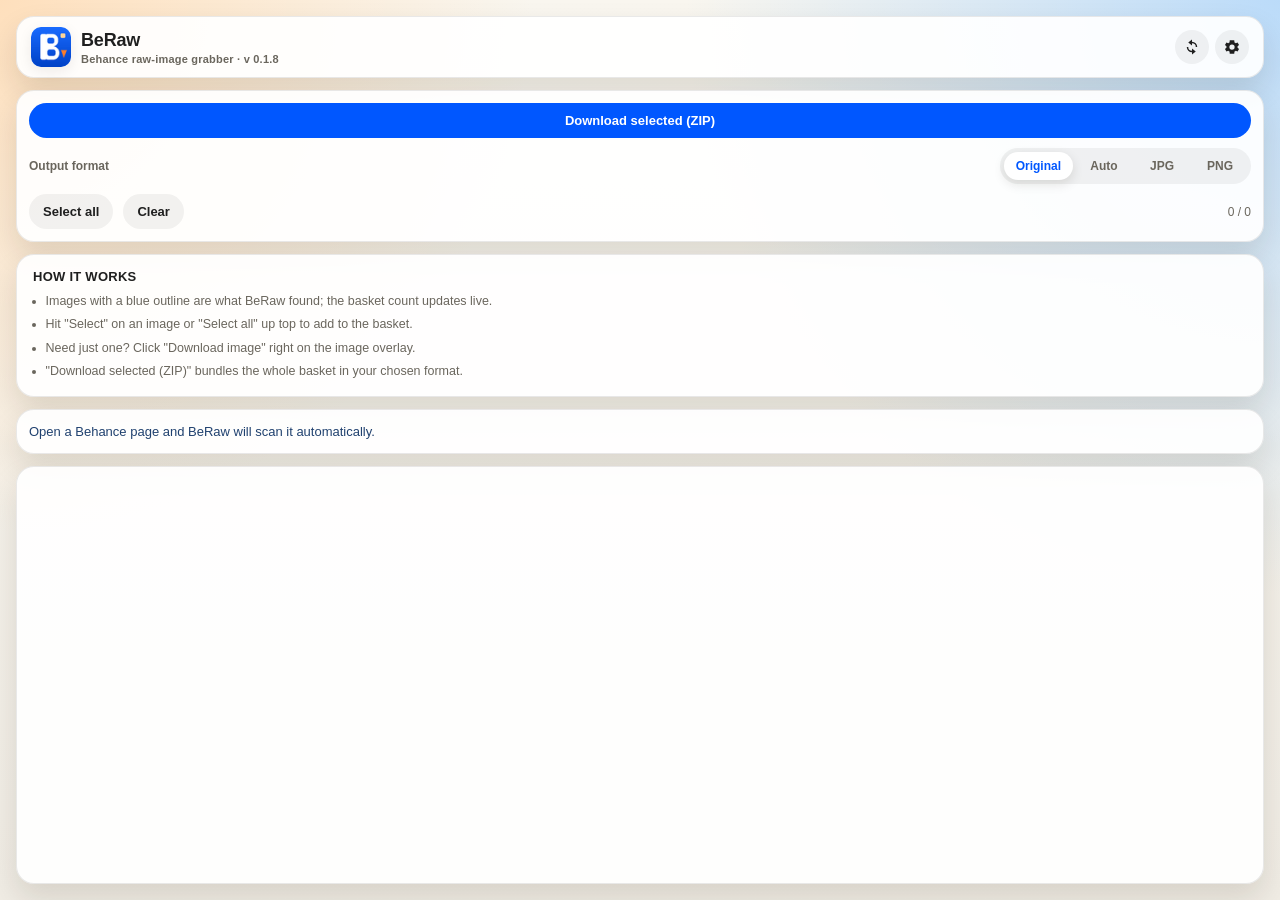
<file: extension/sidepanel.html>
<!doctype html>
<html lang="en">
  <head>
    <meta charset="utf-8">
    <meta name="viewport" content="width=device-width, initial-scale=1">
    <title>BeRaw — Behance raw-image grabber</title>
    <link rel="stylesheet" href="popup.css">
  </head>
  <body>
    <main class="app">
      <header class="app__header">
        <div class="app__brand">
          <img class="app__logo" src="icons/icon-48.png" alt="BeRaw">
          <div class="app__brand-text">
            <h1 data-i18n="appName">BeRaw</h1>
            <p class="eyebrow"><span data-i18n="appTagline">Behance raw-image grabber</span> · v 0.1.8</p>
          </div>
        </div>
        <div class="app__actions">
          <button id="refreshButton" class="icon-button" type="button" data-i18n-title="refresh" aria-label="Refresh">
            <svg viewBox="0 0 24 24" width="18" height="18" aria-hidden="true"><path fill="currentColor" d="M12 5V2L7 6l5 4V7a5 5 0 0 1 5 5h2a7 7 0 0 0-7-7Zm-5 7H5a7 7 0 0 0 7 7v3l5-4-5-4v3a5 5 0 0 1-5-5Z"/></svg>
          </button>
          <button id="settingsButton" class="icon-button" type="button" data-i18n-title="settings" aria-label="Settings">
            <svg viewBox="0 0 24 24" width="18" height="18" aria-hidden="true"><path fill="currentColor" d="M19.4 13a7.5 7.5 0 0 0 0-2l2-1.6-2-3.5-2.4 1a7.4 7.4 0 0 0-1.7-1L15 3H9l-.3 2.9a7.4 7.4 0 0 0-1.7 1l-2.4-1-2 3.5L4.6 11a7.5 7.5 0 0 0 0 2l-2 1.6 2 3.5 2.4-1a7.4 7.4 0 0 0 1.7 1L9 21h6l.3-2.9a7.4 7.4 0 0 0 1.7-1l2.4 1 2-3.5L19.4 13ZM12 15.5A3.5 3.5 0 1 1 15.5 12 3.5 3.5 0 0 1 12 15.5Z"/></svg>
          </button>
        </div>
      </header>

      <section class="toolbar">
        <div class="toolbar__primary">
          <button id="downloadButton" class="button button--primary button--wide" type="button" data-i18n="downloadZip">Download selected (ZIP)</button>
        </div>
        <div class="toolbar__format">
          <span class="format-label" data-i18n="outputFormat">Output format</span>
          <div class="format-switch" role="radiogroup" aria-label="Output format">
            <label class="format-option">
              <input id="formatOriginal" type="radio" name="outputFormat" value="original" checked>
              <span data-i18n="fmtOriginal">Original</span>
            </label>
            <label class="format-option">
              <input id="formatAuto" type="radio" name="outputFormat" value="auto">
              <span data-i18n="fmtAuto">Auto</span>
            </label>
            <label class="format-option">
              <input id="formatJpg" type="radio" name="outputFormat" value="jpg">
              <span>JPG</span>
            </label>
            <label class="format-option">
              <input id="formatPng" type="radio" name="outputFormat" value="png">
              <span>PNG</span>
            </label>
          </div>
        </div>
        <div class="toolbar__secondary">
          <button id="selectAllButton" class="button button--ghost" type="button" data-i18n="selectAll">Select all</button>
          <button id="clearSelectionButton" class="button button--ghost" type="button" data-i18n="clearSelection">Clear</button>
          <span id="selectionCount" class="selection-count">0 / 0</span>
        </div>
      </section>

      <section class="help-card" aria-labelledby="helpTitle">
        <h2 id="helpTitle" class="help-card__title" data-i18n="helpTitle">How it works</h2>
        <ul class="help-card__list">
          <li data-i18n="helpTip1">Images with a blue outline are what BeRaw found; the basket count updates live.</li>
          <li data-i18n="helpTip2">Hit "Select" on an image or "Select all" up top to add to the basket.</li>
          <li data-i18n="helpTip3">Need just one? Click "Download image" right on the image overlay.</li>
          <li data-i18n="helpTip4">"Download selected (ZIP)" bundles the whole basket in your chosen format.</li>
        </ul>
      </section>

      <p id="statusMessage" class="status status--info" data-i18n="statusWaiting">Open a Behance page and BeRaw will scan it automatically.</p>

      <section id="imageGrid" class="image-grid" aria-live="polite"></section>
    </main>

    <div id="settingsOverlay" class="overlay" hidden>
      <div class="sheet" role="dialog" aria-modal="true" aria-labelledby="sheetTitle">
        <header class="sheet__header">
          <h2 id="sheetTitle" data-i18n="settings">Settings</h2>
          <button id="settingsCloseButton" class="icon-button" type="button" aria-label="Close">
            <svg viewBox="0 0 24 24" width="18" height="18" aria-hidden="true"><path fill="currentColor" d="M18.3 5.7 12 12l6.3 6.3-1.4 1.4L10.6 13.4 4.3 19.7 2.9 18.3 9.2 12 2.9 5.7 4.3 4.3l6.3 6.3 6.3-6.3Z"/></svg>
          </button>
        </header>
        <nav class="sheet__tabs" role="tablist">
          <button class="sheet__tab is-active" data-tab="help" type="button" role="tab" data-i18n="tabHelp">Help</button>
          <button class="sheet__tab" data-tab="language" type="button" role="tab" data-i18n="tabLanguage">Language</button>
          <button class="sheet__tab" data-tab="about" type="button" role="tab" data-i18n="tabAbout">About</button>
        </nav>
        <div class="sheet__body">
          <section class="sheet__panel is-active" data-panel="help" role="tabpanel">
            <h3 data-i18n="helpPanelIntro">Quick start</h3>
            <ol class="sheet__steps">
              <li data-i18n="helpStep1">Open any Behance project. BeRaw scans the page and outlines every big image in blue.</li>
              <li data-i18n="helpStep2">Click "Select" on an image or "Select all" to add it to the basket. "Clear" wipes the basket.</li>
              <li data-i18n="helpStep3">Just want one? Hit "Download image" on the image overlay.</li>
              <li data-i18n="helpStep4">Done picking? Click the blue "Download selected (ZIP)" up top.</li>
            </ol>
            <h3 data-i18n="helpFormatTitle">Output formats</h3>
            <ul class="sheet__kv">
              <li><b data-i18n="fmtOriginal">Original</b> — <span data-i18n="helpFmtOriginal">No re-encoding. Pulls the largest size from Behance CDN.</span></li>
              <li><b data-i18n="fmtAuto">Auto</b> — <span data-i18n="helpFmtAuto">WebP becomes JPG, everything else stays as-is.</span></li>
              <li><b>JPG</b> — <span data-i18n="helpFmtJpg">Everything converted to JPG — handy for delivery.</span></li>
              <li><b>PNG</b> — <span data-i18n="helpFmtPng">Everything converted to PNG — keeps transparency.</span></li>
            </ul>
          </section>

          <section class="sheet__panel" data-panel="language" role="tabpanel">
            <h3 data-i18n="languagePanelTitle">Interface language</h3>
            <p class="sheet__muted" data-i18n="languagePanelHint">Pick a language; your choice is saved automatically.</p>
            <div id="languageList" class="language-list"></div>
          </section>

          <section class="sheet__panel" data-panel="about" role="tabpanel">
            <div class="about-hero">
              <img class="about-hero__logo" src="icons/icon-128.png" alt="BeRaw">
              <div>
                <h3>BeRaw</h3>
                <p class="sheet__muted" data-i18n="appTagline">Behance raw-image grabber</p>
              </div>
            </div>
            <dl class="about-grid">
              <dt data-i18n="aboutVersion">Version</dt>
              <dd id="aboutVersionValue">v 0.1.8</dd>
              <dt data-i18n="aboutAuthor">Author</dt>
              <dd><a href="https://github.com/hooosberg" target="_blank" rel="noreferrer noopener">hooosberg</a></dd>
              <dt data-i18n="aboutLicense">License</dt>
              <dd><a href="https://github.com/hooosberg/BeRaw/blob/main/LICENSE" target="_blank" rel="noreferrer noopener">BSL 1.1</a></dd>
              <dt data-i18n="aboutContact">Contact</dt>
              <dd><a href="mailto:zikedece@proton.me">zikedece@proton.me</a></dd>
            </dl>

            <div class="update-check">
              <button id="checkUpdateButton" class="button button--ghost" type="button" data-i18n="aboutCheckUpdate">Check for updates</button>
              <p id="updateStatus" class="sheet__muted update-check__status"></p>
            </div>

            <div class="about-links">
              <a class="about-link" id="linkHome" href="https://hooosberg.com/apps/beraw/" target="_blank" rel="noreferrer noopener">
                <span data-i18n="aboutHome">Website</span>
                <span class="about-link__arrow">↗</span>
              </a>
              <a class="about-link" id="linkGithub" href="https://github.com/hooosberg/BeRaw" target="_blank" rel="noreferrer noopener">
                <span data-i18n="aboutGithub">GitHub repository</span>
                <span class="about-link__arrow">↗</span>
              </a>
              <a class="about-link" id="linkReleases" href="https://github.com/hooosberg/BeRaw/releases" target="_blank" rel="noreferrer noopener">
                <span data-i18n="aboutReleases">GitHub Releases</span>
                <span class="about-link__arrow">↗</span>
              </a>
              <a class="about-link" id="linkTerms" href="https://hooosberg.com/terms/" target="_blank" rel="noreferrer noopener">
                <span data-i18n="aboutTerms">Terms of Service</span>
                <span class="about-link__arrow">↗</span>
              </a>
              <a class="about-link" id="linkPrivacy" href="https://hooosberg.com/privacy/" target="_blank" rel="noreferrer noopener">
                <span data-i18n="aboutPrivacy">Privacy Policy</span>
                <span class="about-link__arrow">↗</span>
              </a>
            </div>
            <div class="friends-block">
              <h4 class="friends-block__title" data-i18n="aboutFriendsTitle">Friends</h4>
              <a class="about-link about-link--friend" href="https://artbuer.com" target="_blank" rel="noreferrer noopener">
                <div class="about-link__stack">
                  <span class="about-link__name" data-i18n="aboutFriend1Name">不二手造</span>
                  <span class="about-link__sub" data-i18n="aboutFriend1Desc">Independent original design studio</span>
                </div>
                <span class="about-link__arrow">↗</span>
              </a>
            </div>

            <p class="sheet__footnote" data-i18n="aboutFootnote">BeRaw is free for personal use under the BSL 1.1. Commercial use by organizations requires a separate license — contact zikedece@proton.me. BeRaw only downloads publicly accessible Behance images; please respect creator copyright.</p>
          </section>
        </div>
      </div>
    </div>

    <template id="imageCardTemplate">
      <article class="card">
        <label class="card__check">
          <input class="card__checkbox" type="checkbox">
          <span data-i18n="cardSelected">Selected</span>
        </label>
        <img class="card__image" alt="">
        <div class="card__body">
          <p class="card__title"></p>
          <p class="card__meta"></p>
          <a class="card__link" href="#" target="_blank" rel="noreferrer" data-i18n="cardOpen">Open original</a>
        </div>
      </article>
    </template>

    <script type="module" src="popup.js"></script>
  </body>
</html>
</file>
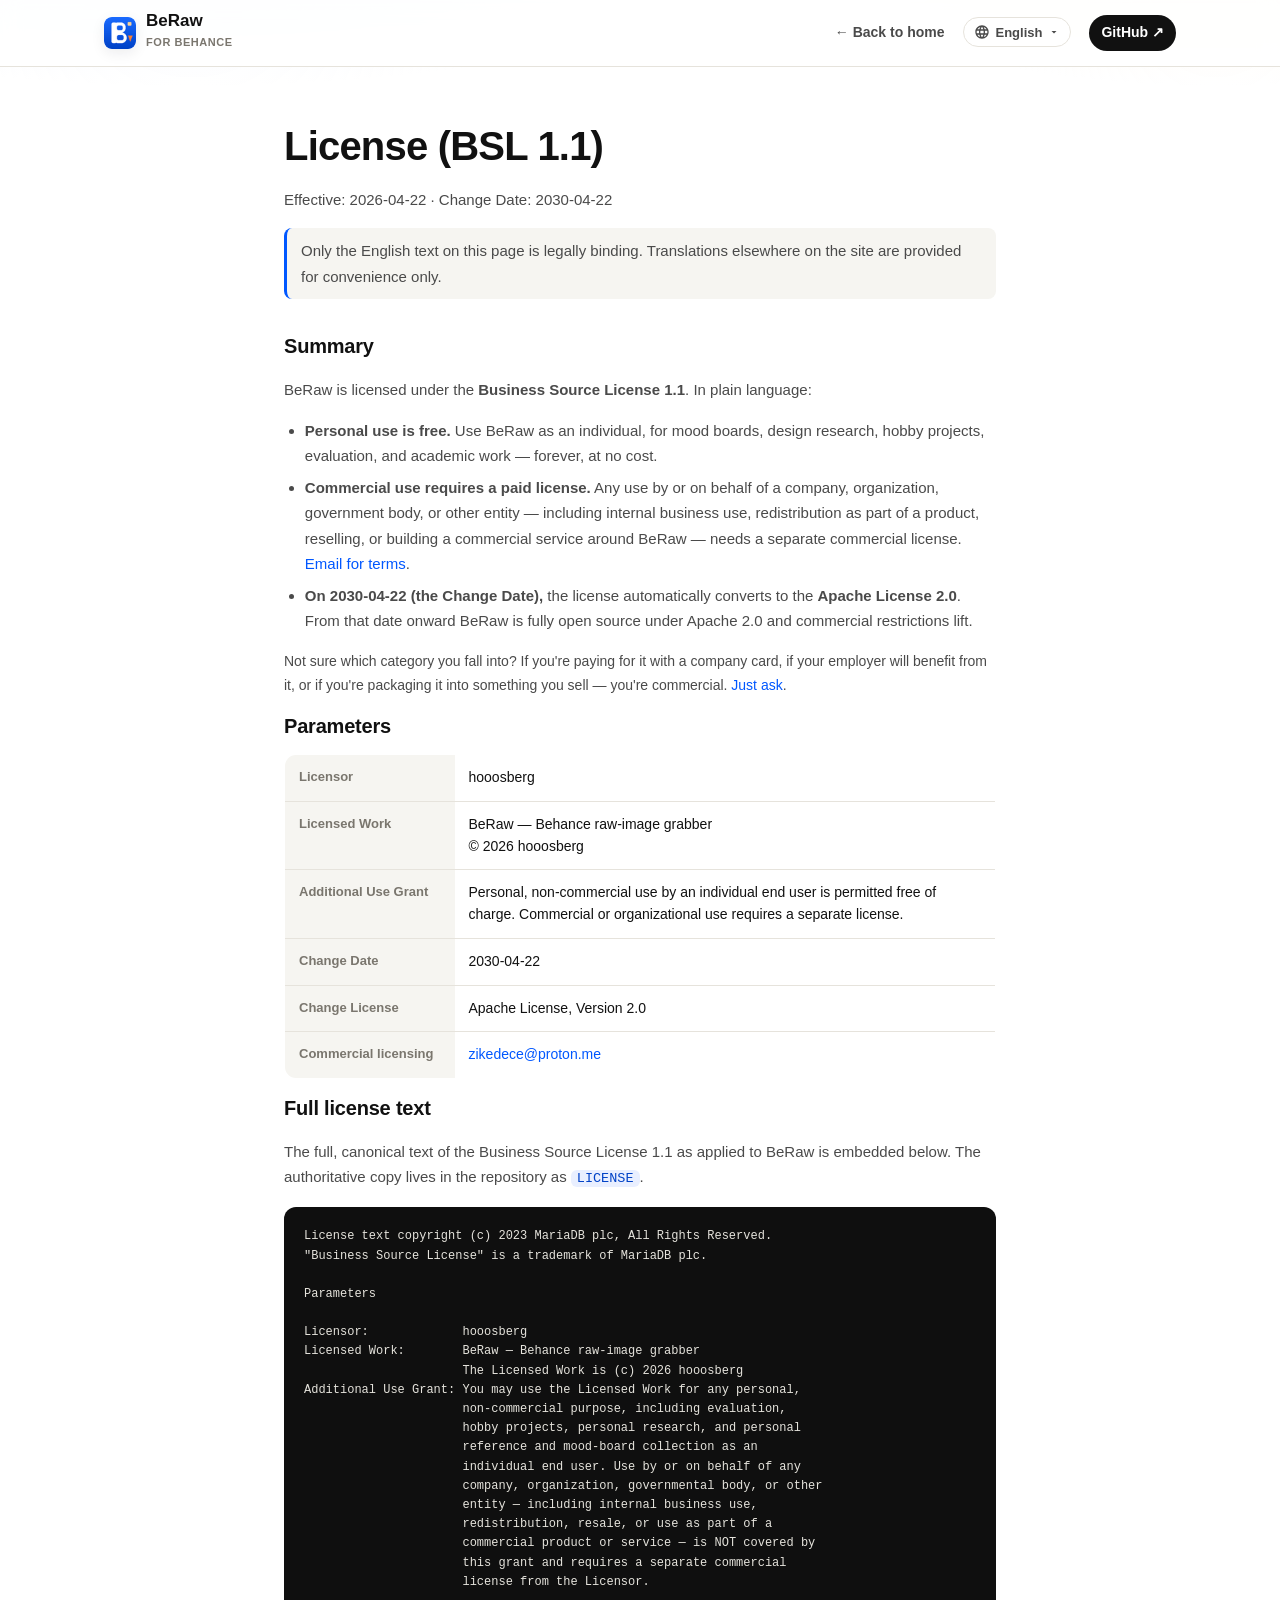
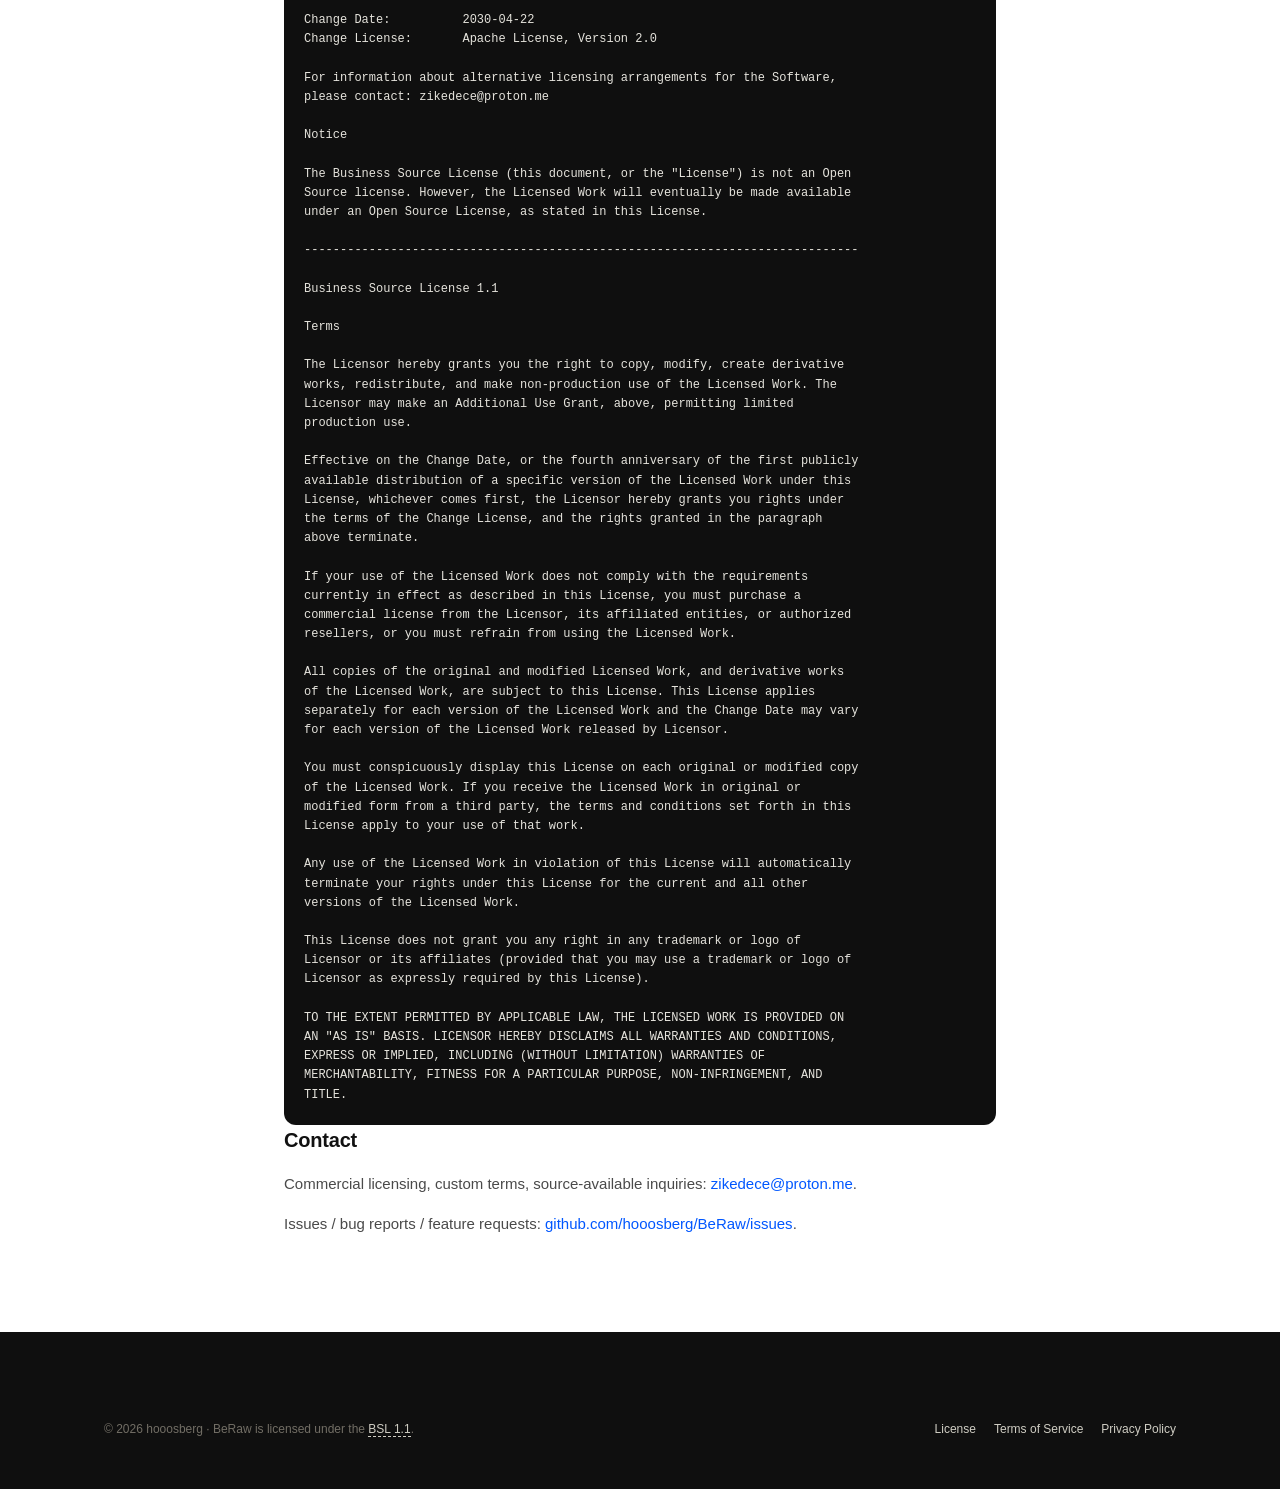
<file: site/license.html>
<!doctype html>
<html lang="en">
  <head>
    <meta charset="utf-8">
    <meta name="viewport" content="width=device-width, initial-scale=1">
    <title>License — BeRaw</title>
    <meta name="description" content="BeRaw is licensed under the Business Source License 1.1. Free for personal use; commercial use requires a separate license.">
    <link rel="canonical" href="https://github.com/hooosberg/BeRaw/blob/main/LICENSE">
    <meta property="og:site_name" content="BeRaw">
    <meta property="og:title" content="License — BeRaw">
    <meta property="og:description" content="Business Source License 1.1 — free for personal use; commercial use requires a separate license.">
    <meta property="og:image" content="https://hooosberg.com/apps/beraw/assets/social-preview.jpg">
    <meta property="og:url" content="https://github.com/hooosberg/BeRaw/blob/main/LICENSE">
    <meta property="og:type" content="article">
    <meta name="twitter:card" content="summary_large_image">
    <meta name="twitter:title" content="License — BeRaw">
    <meta name="twitter:description" content="Business Source License 1.1 — free for personal use; commercial use requires a separate license.">
    <meta name="twitter:image" content="https://hooosberg.com/apps/beraw/assets/social-preview.jpg">
    <link rel="icon" href="./assets/favicon.png" type="image/png">
    <link rel="stylesheet" href="./style.css">
  </head>
  <body>
    <header class="top">
      <div class="container top__inner">
        <a class="top__brand" href="./">
          <img class="top__logo" src="./assets/icon-48.png" alt="BeRaw logo">
          <div>
            <span class="top__name">BeRaw</span>
            <span class="top__tag">for Behance</span>
          </div>
        </a>
        <nav class="top__nav">
          <a href="./" data-i18n="legal.back">← Back to home</a>
          <div class="lang-switcher">
            <button class="lang-switcher__button" type="button" id="langSwitcherButton" aria-haspopup="true" aria-expanded="false">
              <svg viewBox="0 0 24 24" width="16" height="16" aria-hidden="true"><path fill="currentColor" d="M12 2C6.48 2 2 6.48 2 12s4.48 10 10 10 10-4.48 10-10S17.52 2 12 2zm6.93 6h-2.95a15.65 15.65 0 0 0-1.38-3.56A8.03 8.03 0 0 1 18.92 8zM12 4.04c.83 1.2 1.48 2.53 1.91 3.96h-3.82c.43-1.43 1.08-2.76 1.91-3.96zM4.26 14C4.1 13.36 4 12.69 4 12s.1-1.36.26-2h3.38c-.08.66-.14 1.32-.14 2s.06 1.34.14 2H4.26zm.82 2h2.95c.32 1.25.78 2.45 1.38 3.56A7.99 7.99 0 0 1 5.08 16zm2.95-8H5.08a7.99 7.99 0 0 1 4.33-3.56A15.65 15.65 0 0 0 8.03 8zM12 19.96c-.83-1.2-1.48-2.53-1.91-3.96h3.82c-.43 1.43-1.08 2.76-1.91 3.96zM14.34 14H9.66c-.09-.66-.16-1.32-.16-2s.07-1.35.16-2h4.68c.09.65.16 1.32.16 2s-.07 1.34-.16 2zm.25 5.56c.6-1.11 1.06-2.31 1.38-3.56h2.95a8.03 8.03 0 0 1-4.33 3.56zM16.36 14c.08-.66.14-1.32.14-2s-.06-1.34-.14-2h3.38c.16.64.26 1.31.26 2s-.1 1.36-.26 2h-3.38z"/></svg>
              <span id="langSwitcherLabel">English</span>
              <svg viewBox="0 0 24 24" width="12" height="12" aria-hidden="true"><path fill="currentColor" d="M7 10l5 5 5-5z"/></svg>
            </button>
            <ul class="lang-switcher__menu" id="langSwitcherMenu" role="menu" hidden></ul>
          </div>
          <a class="top__github" href="https://github.com/hooosberg/BeRaw" target="_blank" rel="noreferrer noopener">GitHub ↗</a>
        </nav>
      </div>
    </header>

    <main class="legal">
      <div class="container legal__container">
        <h1>License (BSL 1.1)</h1>
        <p class="legal__meta">Effective: 2026-04-22 · Change Date: 2030-04-22</p>
        <p class="legal__disclaimer" data-i18n="legal.canonical">Only the English text on this page is legally binding. Translations elsewhere on the site are provided for convenience only.</p>

        <section>
          <h2>Summary</h2>
          <p>BeRaw is licensed under the <b>Business Source License 1.1</b>. In plain language:</p>
          <ul>
            <li><b>Personal use is free.</b> Use BeRaw as an individual, for mood boards, design research, hobby projects, evaluation, and academic work — forever, at no cost.</li>
            <li><b>Commercial use requires a paid license.</b> Any use by or on behalf of a company, organization, government body, or other entity — including internal business use, redistribution as part of a product, reselling, or building a commercial service around BeRaw — needs a separate commercial license. <a href="mailto:zikedece@proton.me">Email for terms</a>.</li>
            <li><b>On 2030-04-22 (the Change Date),</b> the license automatically converts to the <b>Apache License 2.0</b>. From that date onward BeRaw is fully open source under Apache 2.0 and commercial restrictions lift.</li>
          </ul>
          <p class="legal__muted">Not sure which category you fall into? If you're paying for it with a company card, if your employer will benefit from it, or if you're packaging it into something you sell — you're commercial. <a href="mailto:zikedece@proton.me">Just ask</a>.</p>
        </section>

        <section>
          <h2>Parameters</h2>
          <table class="legal__table">
            <tbody>
              <tr><th>Licensor</th><td>hooosberg</td></tr>
              <tr><th>Licensed Work</th><td>BeRaw — Behance raw-image grabber<br>© 2026 hooosberg</td></tr>
              <tr><th>Additional Use Grant</th><td>Personal, non-commercial use by an individual end user is permitted free of charge. Commercial or organizational use requires a separate license.</td></tr>
              <tr><th>Change Date</th><td>2030-04-22</td></tr>
              <tr><th>Change License</th><td>Apache License, Version 2.0</td></tr>
              <tr><th>Commercial licensing</th><td><a href="mailto:zikedece@proton.me">zikedece@proton.me</a></td></tr>
            </tbody>
          </table>
        </section>

        <section>
          <h2>Full license text</h2>
          <p>The full, canonical text of the Business Source License 1.1 as applied to BeRaw is embedded below. The authoritative copy lives in the repository as <a href="https://github.com/hooosberg/BeRaw/blob/main/LICENSE" target="_blank" rel="noreferrer noopener"><code>LICENSE</code></a>.</p>
          <pre class="legal__license">License text copyright (c) 2023 MariaDB plc, All Rights Reserved.
"Business Source License" is a trademark of MariaDB plc.

Parameters

Licensor:             hooosberg
Licensed Work:        BeRaw — Behance raw-image grabber
                      The Licensed Work is (c) 2026 hooosberg
Additional Use Grant: You may use the Licensed Work for any personal,
                      non-commercial purpose, including evaluation,
                      hobby projects, personal research, and personal
                      reference and mood-board collection as an
                      individual end user. Use by or on behalf of any
                      company, organization, governmental body, or other
                      entity — including internal business use,
                      redistribution, resale, or use as part of a
                      commercial product or service — is NOT covered by
                      this grant and requires a separate commercial
                      license from the Licensor.

Change Date:          2030-04-22
Change License:       Apache License, Version 2.0

For information about alternative licensing arrangements for the Software,
please contact: zikedece@proton.me

Notice

The Business Source License (this document, or the "License") is not an Open
Source license. However, the Licensed Work will eventually be made available
under an Open Source License, as stated in this License.

-----------------------------------------------------------------------------

Business Source License 1.1

Terms

The Licensor hereby grants you the right to copy, modify, create derivative
works, redistribute, and make non-production use of the Licensed Work. The
Licensor may make an Additional Use Grant, above, permitting limited
production use.

Effective on the Change Date, or the fourth anniversary of the first publicly
available distribution of a specific version of the Licensed Work under this
License, whichever comes first, the Licensor hereby grants you rights under
the terms of the Change License, and the rights granted in the paragraph
above terminate.

If your use of the Licensed Work does not comply with the requirements
currently in effect as described in this License, you must purchase a
commercial license from the Licensor, its affiliated entities, or authorized
resellers, or you must refrain from using the Licensed Work.

All copies of the original and modified Licensed Work, and derivative works
of the Licensed Work, are subject to this License. This License applies
separately for each version of the Licensed Work and the Change Date may vary
for each version of the Licensed Work released by Licensor.

You must conspicuously display this License on each original or modified copy
of the Licensed Work. If you receive the Licensed Work in original or
modified form from a third party, the terms and conditions set forth in this
License apply to your use of that work.

Any use of the Licensed Work in violation of this License will automatically
terminate your rights under this License for the current and all other
versions of the Licensed Work.

This License does not grant you any right in any trademark or logo of
Licensor or its affiliates (provided that you may use a trademark or logo of
Licensor as expressly required by this License).

TO THE EXTENT PERMITTED BY APPLICABLE LAW, THE LICENSED WORK IS PROVIDED ON
AN "AS IS" BASIS. LICENSOR HEREBY DISCLAIMS ALL WARRANTIES AND CONDITIONS,
EXPRESS OR IMPLIED, INCLUDING (WITHOUT LIMITATION) WARRANTIES OF
MERCHANTABILITY, FITNESS FOR A PARTICULAR PURPOSE, NON-INFRINGEMENT, AND
TITLE.</pre>
        </section>

        <section>
          <h2>Contact</h2>
          <p>Commercial licensing, custom terms, source-available inquiries: <a href="mailto:zikedece@proton.me">zikedece@proton.me</a>.</p>
          <p>Issues / bug reports / feature requests: <a href="https://github.com/hooosberg/BeRaw/issues" target="_blank" rel="noreferrer noopener">github.com/hooosberg/BeRaw/issues</a>.</p>
        </section>
      </div>
    </main>

    <footer class="foot">
      <div class="container foot__legal foot__legal--simple">
        <span>© <span id="year">2026</span> hooosberg · BeRaw is licensed under the <a href="./license.html">BSL 1.1</a>.</span>
        <span class="foot__legal-links">
          <a href="./license.html" data-i18n="footer.legalLicense">License</a>
          <a href="./terms.html" data-i18n="footer.legalTerms">Terms of Service</a>
          <a href="./privacy.html" data-i18n="footer.legalPrivacy">Privacy Policy</a>
        </span>
      </div>
    </footer>

    <script defer src="./i18n.js"></script>
    <script>document.getElementById("year").textContent = new Date().getFullYear();</script>
  </body>
</html>
</file>
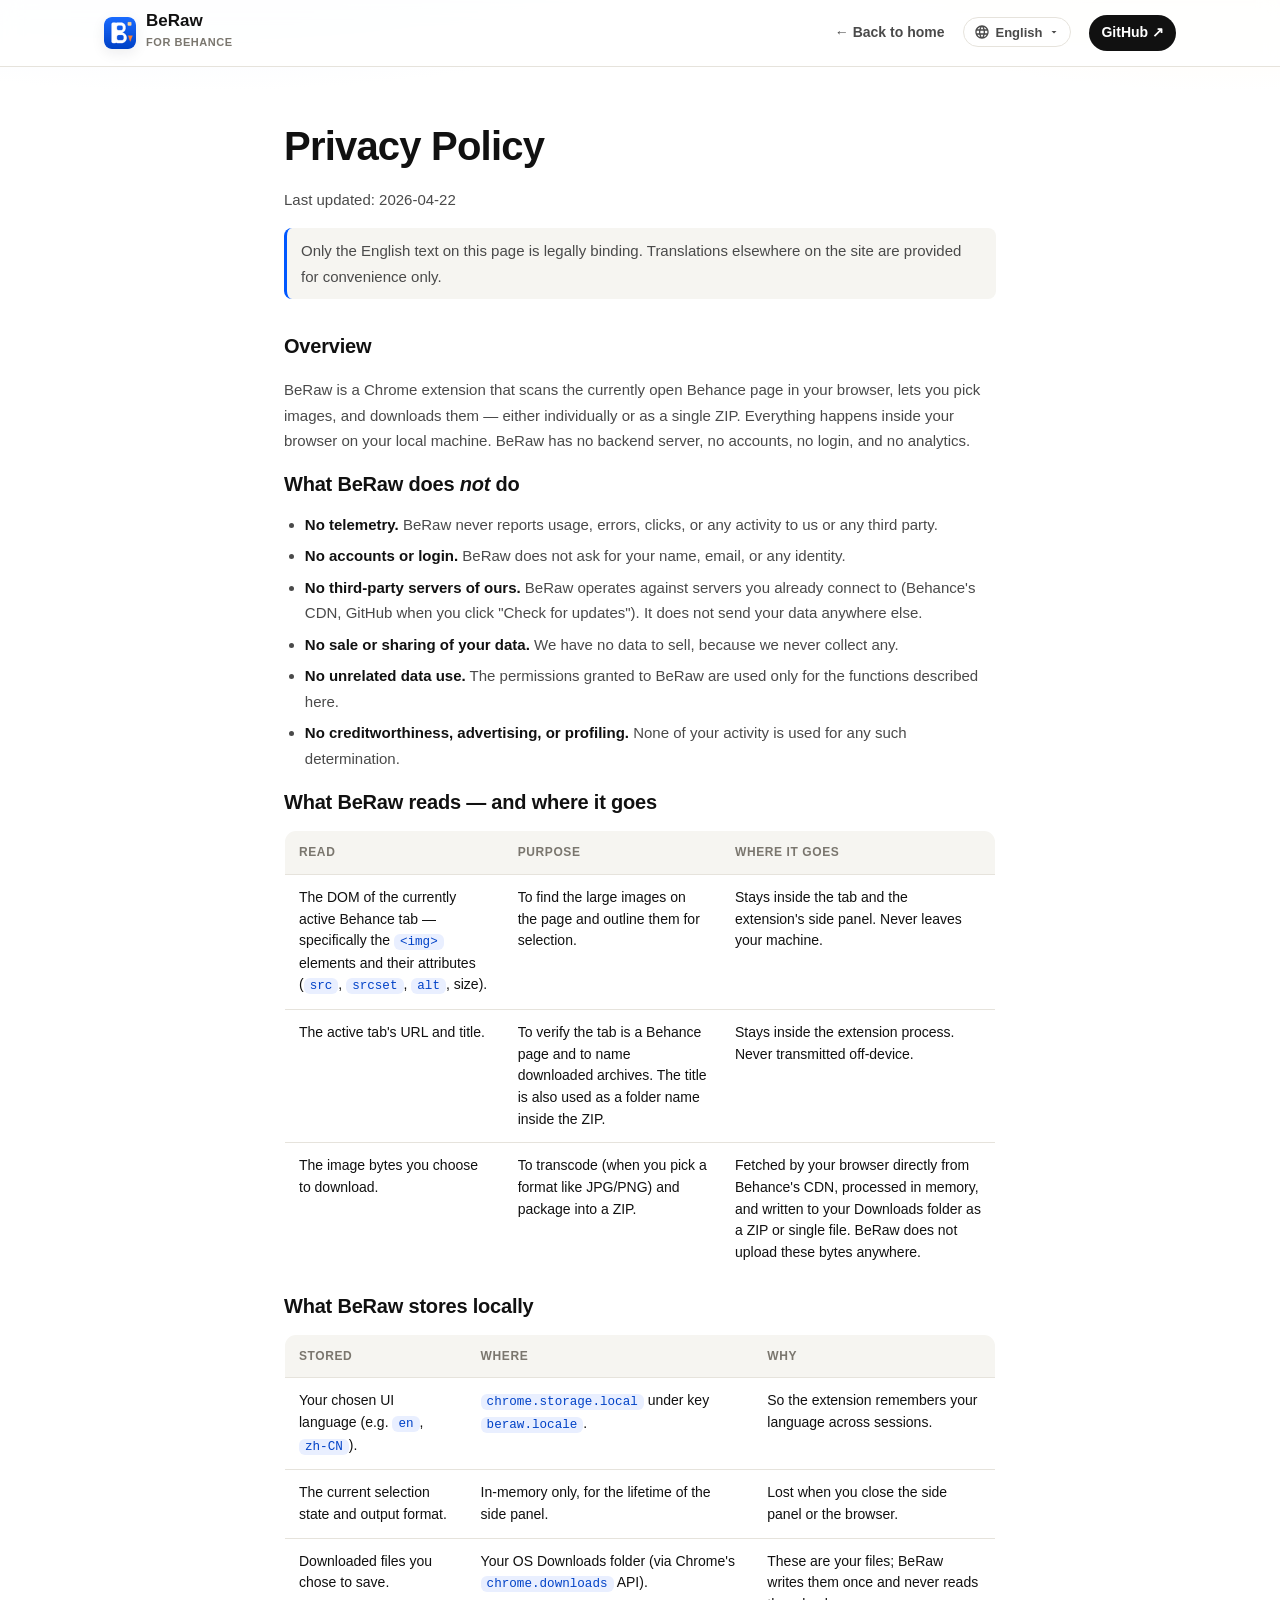
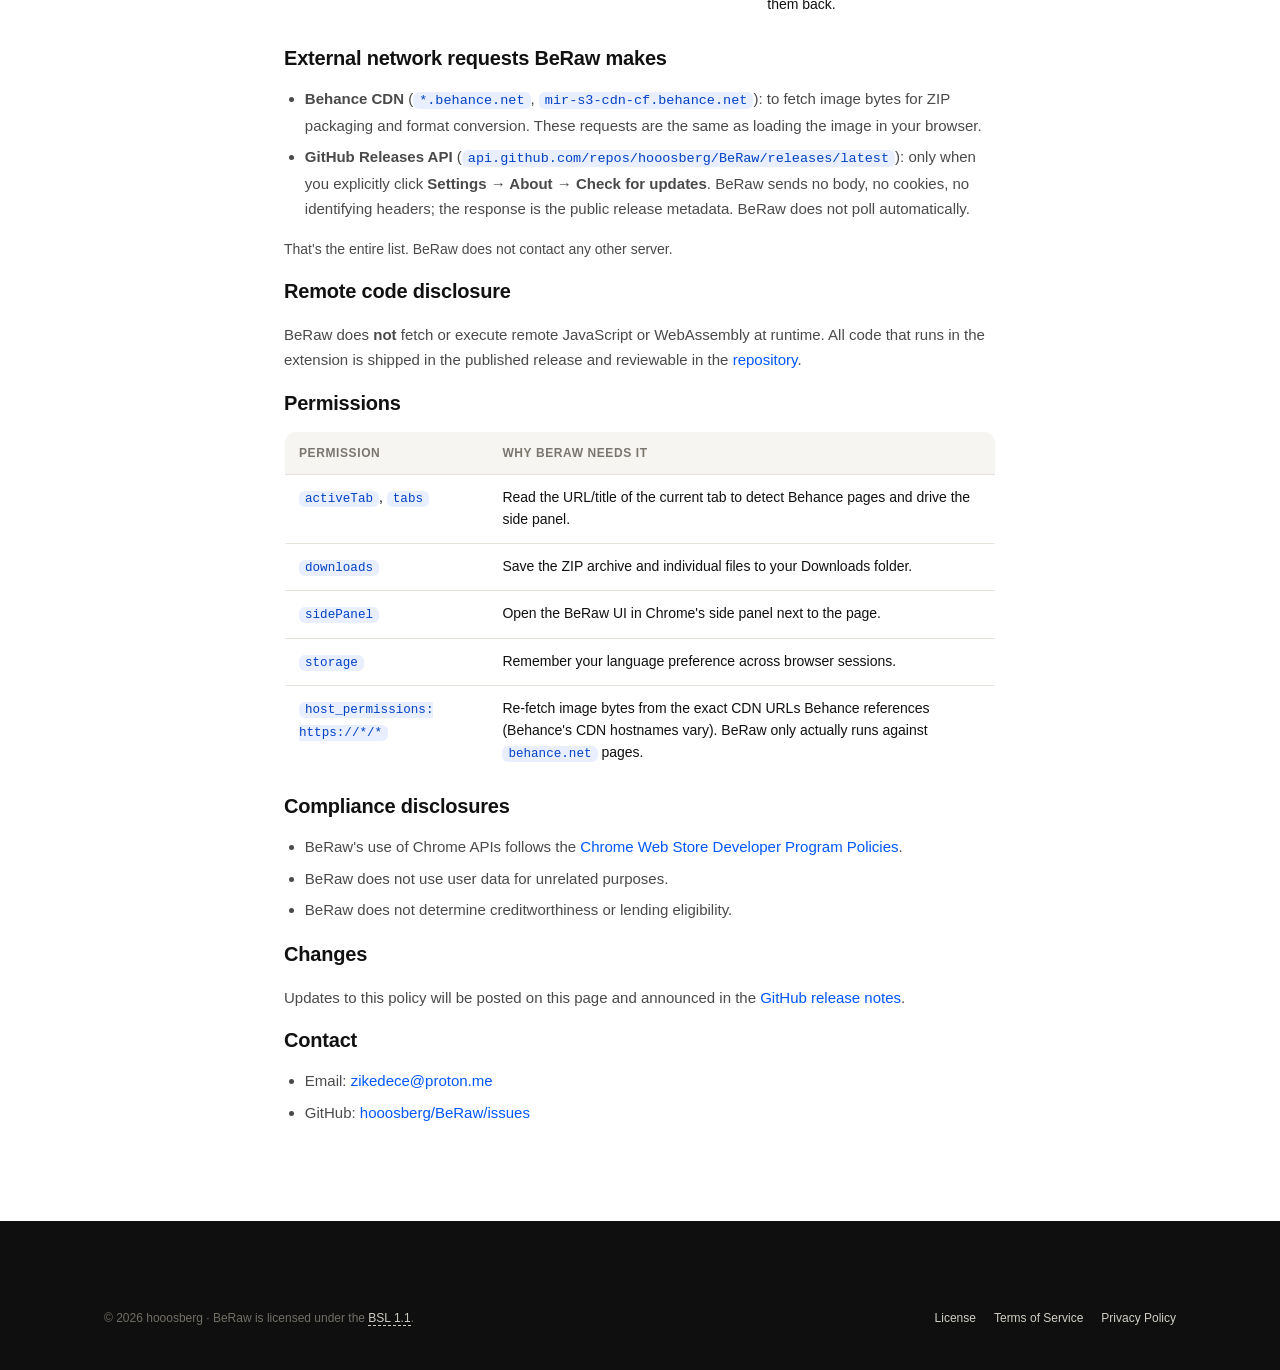
<file: site/privacy.html>
<!doctype html>
<html lang="en">
  <head>
    <meta charset="utf-8">
    <meta name="viewport" content="width=device-width, initial-scale=1">
    <title>Privacy Policy — BeRaw</title>
    <meta name="description" content="BeRaw Privacy Policy. No telemetry, no accounts, no third-party servers.">
    <link rel="canonical" href="https://hooosberg.com/privacy/">
    <meta property="og:site_name" content="BeRaw">
    <meta property="og:title" content="Privacy Policy — BeRaw">
    <meta property="og:description" content="No telemetry, no accounts, no third-party servers.">
    <meta property="og:image" content="https://hooosberg.com/apps/beraw/assets/social-preview.jpg">
    <meta property="og:url" content="https://hooosberg.com/privacy/">
    <meta property="og:type" content="article">
    <meta name="twitter:card" content="summary_large_image">
    <meta name="twitter:title" content="Privacy Policy — BeRaw">
    <meta name="twitter:description" content="No telemetry, no accounts, no third-party servers.">
    <meta name="twitter:image" content="https://hooosberg.com/apps/beraw/assets/social-preview.jpg">
    <link rel="icon" href="./assets/favicon.png" type="image/png">
    <link rel="stylesheet" href="./style.css">
  </head>
  <body>
    <header class="top">
      <div class="container top__inner">
        <a class="top__brand" href="./">
          <img class="top__logo" src="./assets/icon-48.png" alt="BeRaw logo">
          <div>
            <span class="top__name">BeRaw</span>
            <span class="top__tag">for Behance</span>
          </div>
        </a>
        <nav class="top__nav">
          <a href="./" data-i18n="legal.back">← Back to home</a>
          <div class="lang-switcher">
            <button class="lang-switcher__button" type="button" id="langSwitcherButton" aria-haspopup="true" aria-expanded="false">
              <svg viewBox="0 0 24 24" width="16" height="16" aria-hidden="true"><path fill="currentColor" d="M12 2C6.48 2 2 6.48 2 12s4.48 10 10 10 10-4.48 10-10S17.52 2 12 2zm6.93 6h-2.95a15.65 15.65 0 0 0-1.38-3.56A8.03 8.03 0 0 1 18.92 8zM12 4.04c.83 1.2 1.48 2.53 1.91 3.96h-3.82c.43-1.43 1.08-2.76 1.91-3.96zM4.26 14C4.1 13.36 4 12.69 4 12s.1-1.36.26-2h3.38c-.08.66-.14 1.32-.14 2s.06 1.34.14 2H4.26zm.82 2h2.95c.32 1.25.78 2.45 1.38 3.56A7.99 7.99 0 0 1 5.08 16zm2.95-8H5.08a7.99 7.99 0 0 1 4.33-3.56A15.65 15.65 0 0 0 8.03 8zM12 19.96c-.83-1.2-1.48-2.53-1.91-3.96h3.82c-.43 1.43-1.08 2.76-1.91 3.96zM14.34 14H9.66c-.09-.66-.16-1.32-.16-2s.07-1.35.16-2h4.68c.09.65.16 1.32.16 2s-.07 1.34-.16 2zm.25 5.56c.6-1.11 1.06-2.31 1.38-3.56h2.95a8.03 8.03 0 0 1-4.33 3.56zM16.36 14c.08-.66.14-1.32.14-2s-.06-1.34-.14-2h3.38c.16.64.26 1.31.26 2s-.1 1.36-.26 2h-3.38z"/></svg>
              <span id="langSwitcherLabel">English</span>
              <svg viewBox="0 0 24 24" width="12" height="12" aria-hidden="true"><path fill="currentColor" d="M7 10l5 5 5-5z"/></svg>
            </button>
            <ul class="lang-switcher__menu" id="langSwitcherMenu" role="menu" hidden></ul>
          </div>
          <a class="top__github" href="https://github.com/hooosberg/BeRaw" target="_blank" rel="noreferrer noopener">GitHub ↗</a>
        </nav>
      </div>
    </header>

    <main class="legal">
      <div class="container legal__container">
        <h1>Privacy Policy</h1>
        <p class="legal__meta">Last updated: 2026-04-22</p>
        <p class="legal__disclaimer" data-i18n="legal.canonical">Only the English text on this page is legally binding. Translations elsewhere on the site are provided for convenience only.</p>

        <section>
          <h2>Overview</h2>
          <p>BeRaw is a Chrome extension that scans the currently open Behance page in your browser, lets you pick images, and downloads them — either individually or as a single ZIP. Everything happens inside your browser on your local machine. BeRaw has no backend server, no accounts, no login, and no analytics.</p>
        </section>

        <section>
          <h2>What BeRaw does <em>not</em> do</h2>
          <ul class="legal__list-strong">
            <li><b>No telemetry.</b> BeRaw never reports usage, errors, clicks, or any activity to us or any third party.</li>
            <li><b>No accounts or login.</b> BeRaw does not ask for your name, email, or any identity.</li>
            <li><b>No third-party servers of ours.</b> BeRaw operates against servers you already connect to (Behance's CDN, GitHub when you click "Check for updates"). It does not send your data anywhere else.</li>
            <li><b>No sale or sharing of your data.</b> We have no data to sell, because we never collect any.</li>
            <li><b>No unrelated data use.</b> The permissions granted to BeRaw are used only for the functions described here.</li>
            <li><b>No creditworthiness, advertising, or profiling.</b> None of your activity is used for any such determination.</li>
          </ul>
        </section>

        <section>
          <h2>What BeRaw reads — and where it goes</h2>
          <table class="legal__table">
            <thead>
              <tr><th>Read</th><th>Purpose</th><th>Where it goes</th></tr>
            </thead>
            <tbody>
              <tr>
                <td>The DOM of the currently active Behance tab — specifically the <code>&lt;img&gt;</code> elements and their attributes (<code>src</code>, <code>srcset</code>, <code>alt</code>, size).</td>
                <td>To find the large images on the page and outline them for selection.</td>
                <td>Stays inside the tab and the extension's side panel. Never leaves your machine.</td>
              </tr>
              <tr>
                <td>The active tab's URL and title.</td>
                <td>To verify the tab is a Behance page and to name downloaded archives. The title is also used as a folder name inside the ZIP.</td>
                <td>Stays inside the extension process. Never transmitted off-device.</td>
              </tr>
              <tr>
                <td>The image bytes you choose to download.</td>
                <td>To transcode (when you pick a format like JPG/PNG) and package into a ZIP.</td>
                <td>Fetched by your browser directly from Behance's CDN, processed in memory, and written to your Downloads folder as a ZIP or single file. BeRaw does not upload these bytes anywhere.</td>
              </tr>
            </tbody>
          </table>
        </section>

        <section>
          <h2>What BeRaw stores locally</h2>
          <table class="legal__table">
            <thead>
              <tr><th>Stored</th><th>Where</th><th>Why</th></tr>
            </thead>
            <tbody>
              <tr>
                <td>Your chosen UI language (e.g. <code>en</code>, <code>zh-CN</code>).</td>
                <td><code>chrome.storage.local</code> under key <code>beraw.locale</code>.</td>
                <td>So the extension remembers your language across sessions.</td>
              </tr>
              <tr>
                <td>The current selection state and output format.</td>
                <td>In-memory only, for the lifetime of the side panel.</td>
                <td>Lost when you close the side panel or the browser.</td>
              </tr>
              <tr>
                <td>Downloaded files you chose to save.</td>
                <td>Your OS Downloads folder (via Chrome's <code>chrome.downloads</code> API).</td>
                <td>These are your files; BeRaw writes them once and never reads them back.</td>
              </tr>
            </tbody>
          </table>
        </section>

        <section>
          <h2>External network requests BeRaw makes</h2>
          <ul>
            <li><b>Behance CDN</b> (<code>*.behance.net</code>, <code>mir-s3-cdn-cf.behance.net</code>): to fetch image bytes for ZIP packaging and format conversion. These requests are the same as loading the image in your browser.</li>
            <li><b>GitHub Releases API</b> (<code>api.github.com/repos/hooosberg/BeRaw/releases/latest</code>): only when you explicitly click <b>Settings → About → Check for updates</b>. BeRaw sends no body, no cookies, no identifying headers; the response is the public release metadata. BeRaw does not poll automatically.</li>
          </ul>
          <p class="legal__muted">That's the entire list. BeRaw does not contact any other server.</p>
        </section>

        <section>
          <h2>Remote code disclosure</h2>
          <p>BeRaw does <b>not</b> fetch or execute remote JavaScript or WebAssembly at runtime. All code that runs in the extension is shipped in the published release and reviewable in the <a href="https://github.com/hooosberg/BeRaw" target="_blank" rel="noreferrer noopener">repository</a>.</p>
        </section>

        <section>
          <h2>Permissions</h2>
          <table class="legal__table">
            <thead>
              <tr><th>Permission</th><th>Why BeRaw needs it</th></tr>
            </thead>
            <tbody>
              <tr><td><code>activeTab</code>, <code>tabs</code></td><td>Read the URL/title of the current tab to detect Behance pages and drive the side panel.</td></tr>
              <tr><td><code>downloads</code></td><td>Save the ZIP archive and individual files to your Downloads folder.</td></tr>
              <tr><td><code>sidePanel</code></td><td>Open the BeRaw UI in Chrome's side panel next to the page.</td></tr>
              <tr><td><code>storage</code></td><td>Remember your language preference across browser sessions.</td></tr>
              <tr><td><code>host_permissions: https://*/*</code></td><td>Re-fetch image bytes from the exact CDN URLs Behance references (Behance's CDN hostnames vary). BeRaw only actually runs against <code>behance.net</code> pages.</td></tr>
            </tbody>
          </table>
        </section>

        <section>
          <h2>Compliance disclosures</h2>
          <ul>
            <li>BeRaw's use of Chrome APIs follows the <a href="https://developer.chrome.com/docs/webstore/program-policies/" target="_blank" rel="noreferrer noopener">Chrome Web Store Developer Program Policies</a>.</li>
            <li>BeRaw does not use user data for unrelated purposes.</li>
            <li>BeRaw does not determine creditworthiness or lending eligibility.</li>
          </ul>
        </section>

        <section>
          <h2>Changes</h2>
          <p>Updates to this policy will be posted on this page and announced in the <a href="https://github.com/hooosberg/BeRaw/releases" target="_blank" rel="noreferrer noopener">GitHub release notes</a>.</p>
        </section>

        <section>
          <h2>Contact</h2>
          <ul>
            <li>Email: <a href="mailto:zikedece@proton.me">zikedece@proton.me</a></li>
            <li>GitHub: <a href="https://github.com/hooosberg/BeRaw/issues" target="_blank" rel="noreferrer noopener">hooosberg/BeRaw/issues</a></li>
          </ul>
        </section>
      </div>
    </main>

    <footer class="foot">
      <div class="container foot__legal foot__legal--simple">
        <span>© <span id="year">2026</span> hooosberg · BeRaw is licensed under the <a href="./license.html">BSL 1.1</a>.</span>
        <span class="foot__legal-links">
          <a href="./license.html" data-i18n="footer.legalLicense">License</a>
          <a href="./terms.html" data-i18n="footer.legalTerms">Terms of Service</a>
          <a href="./privacy.html" data-i18n="footer.legalPrivacy">Privacy Policy</a>
        </span>
      </div>
    </footer>

    <script defer src="./i18n.js"></script>
    <script>document.getElementById("year").textContent = new Date().getFullYear();</script>
  </body>
</html>
</file>
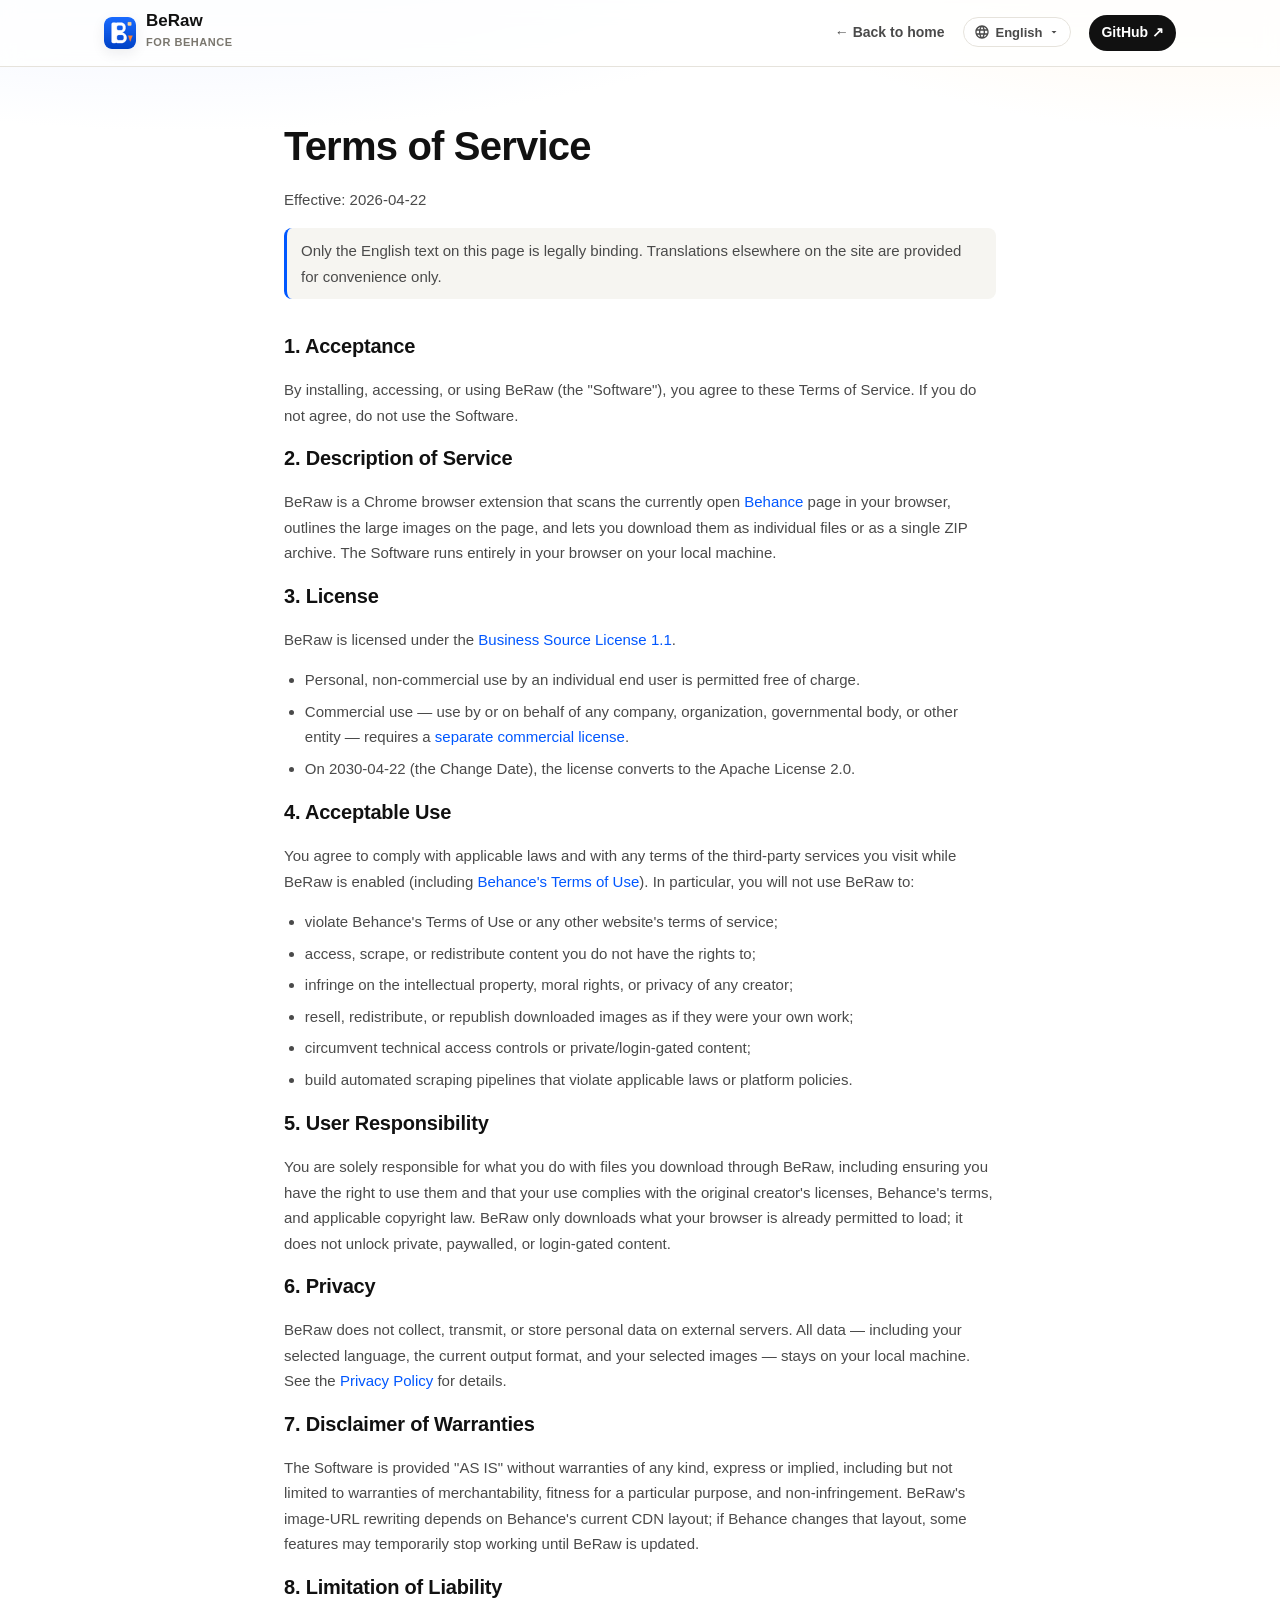
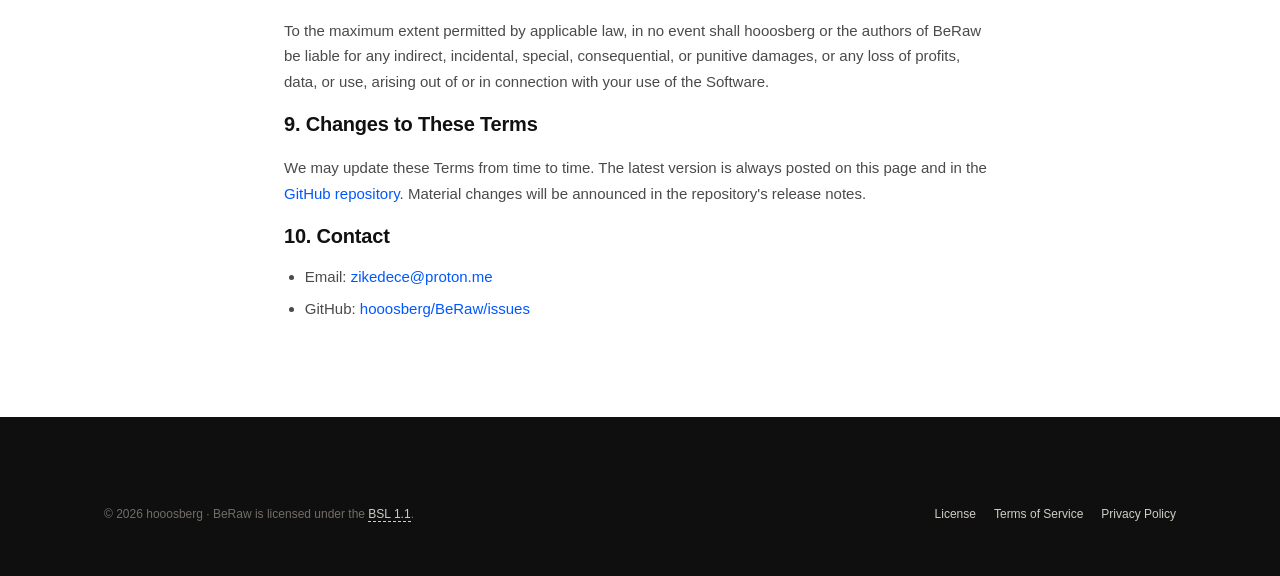
<file: site/terms.html>
<!doctype html>
<html lang="en">
  <head>
    <meta charset="utf-8">
    <meta name="viewport" content="width=device-width, initial-scale=1">
    <title>Terms of Service — BeRaw</title>
    <meta name="description" content="BeRaw Terms of Service. By installing, accessing, or using BeRaw, you agree to these terms.">
    <link rel="canonical" href="https://hooosberg.com/terms/">
    <meta property="og:site_name" content="BeRaw">
    <meta property="og:title" content="Terms of Service — BeRaw">
    <meta property="og:description" content="By installing, accessing, or using BeRaw, you agree to these terms.">
    <meta property="og:image" content="https://hooosberg.com/apps/beraw/assets/social-preview.jpg">
    <meta property="og:url" content="https://hooosberg.com/terms/">
    <meta property="og:type" content="article">
    <meta name="twitter:card" content="summary_large_image">
    <meta name="twitter:title" content="Terms of Service — BeRaw">
    <meta name="twitter:description" content="By installing, accessing, or using BeRaw, you agree to these terms.">
    <meta name="twitter:image" content="https://hooosberg.com/apps/beraw/assets/social-preview.jpg">
    <link rel="icon" href="./assets/favicon.png" type="image/png">
    <link rel="stylesheet" href="./style.css">
  </head>
  <body>
    <header class="top">
      <div class="container top__inner">
        <a class="top__brand" href="./">
          <img class="top__logo" src="./assets/icon-48.png" alt="BeRaw logo">
          <div>
            <span class="top__name">BeRaw</span>
            <span class="top__tag">for Behance</span>
          </div>
        </a>
        <nav class="top__nav">
          <a href="./" data-i18n="legal.back">← Back to home</a>
          <div class="lang-switcher">
            <button class="lang-switcher__button" type="button" id="langSwitcherButton" aria-haspopup="true" aria-expanded="false">
              <svg viewBox="0 0 24 24" width="16" height="16" aria-hidden="true"><path fill="currentColor" d="M12 2C6.48 2 2 6.48 2 12s4.48 10 10 10 10-4.48 10-10S17.52 2 12 2zm6.93 6h-2.95a15.65 15.65 0 0 0-1.38-3.56A8.03 8.03 0 0 1 18.92 8zM12 4.04c.83 1.2 1.48 2.53 1.91 3.96h-3.82c.43-1.43 1.08-2.76 1.91-3.96zM4.26 14C4.1 13.36 4 12.69 4 12s.1-1.36.26-2h3.38c-.08.66-.14 1.32-.14 2s.06 1.34.14 2H4.26zm.82 2h2.95c.32 1.25.78 2.45 1.38 3.56A7.99 7.99 0 0 1 5.08 16zm2.95-8H5.08a7.99 7.99 0 0 1 4.33-3.56A15.65 15.65 0 0 0 8.03 8zM12 19.96c-.83-1.2-1.48-2.53-1.91-3.96h3.82c-.43 1.43-1.08 2.76-1.91 3.96zM14.34 14H9.66c-.09-.66-.16-1.32-.16-2s.07-1.35.16-2h4.68c.09.65.16 1.32.16 2s-.07 1.34-.16 2zm.25 5.56c.6-1.11 1.06-2.31 1.38-3.56h2.95a8.03 8.03 0 0 1-4.33 3.56zM16.36 14c.08-.66.14-1.32.14-2s-.06-1.34-.14-2h3.38c.16.64.26 1.31.26 2s-.1 1.36-.26 2h-3.38z"/></svg>
              <span id="langSwitcherLabel">English</span>
              <svg viewBox="0 0 24 24" width="12" height="12" aria-hidden="true"><path fill="currentColor" d="M7 10l5 5 5-5z"/></svg>
            </button>
            <ul class="lang-switcher__menu" id="langSwitcherMenu" role="menu" hidden></ul>
          </div>
          <a class="top__github" href="https://github.com/hooosberg/BeRaw" target="_blank" rel="noreferrer noopener">GitHub ↗</a>
        </nav>
      </div>
    </header>

    <main class="legal">
      <div class="container legal__container">
        <h1>Terms of Service</h1>
        <p class="legal__meta">Effective: 2026-04-22</p>
        <p class="legal__disclaimer" data-i18n="legal.canonical">Only the English text on this page is legally binding. Translations elsewhere on the site are provided for convenience only.</p>

        <section>
          <h2>1. Acceptance</h2>
          <p>By installing, accessing, or using BeRaw (the "Software"), you agree to these Terms of Service. If you do not agree, do not use the Software.</p>
        </section>

        <section>
          <h2>2. Description of Service</h2>
          <p>BeRaw is a Chrome browser extension that scans the currently open <a href="https://www.behance.net/" target="_blank" rel="noreferrer noopener">Behance</a> page in your browser, outlines the large images on the page, and lets you download them as individual files or as a single ZIP archive. The Software runs entirely in your browser on your local machine.</p>
        </section>

        <section>
          <h2>3. License</h2>
          <p>BeRaw is licensed under the <a href="./license.html">Business Source License 1.1</a>.</p>
          <ul>
            <li>Personal, non-commercial use by an individual end user is permitted free of charge.</li>
            <li>Commercial use — use by or on behalf of any company, organization, governmental body, or other entity — requires a <a href="mailto:zikedece@proton.me">separate commercial license</a>.</li>
            <li>On 2030-04-22 (the Change Date), the license converts to the Apache License 2.0.</li>
          </ul>
        </section>

        <section>
          <h2>4. Acceptable Use</h2>
          <p>You agree to comply with applicable laws and with any terms of the third-party services you visit while BeRaw is enabled (including <a href="https://www.behance.net/misc/terms" target="_blank" rel="noreferrer noopener">Behance's Terms of Use</a>). In particular, you will not use BeRaw to:</p>
          <ul>
            <li>violate Behance's Terms of Use or any other website's terms of service;</li>
            <li>access, scrape, or redistribute content you do not have the rights to;</li>
            <li>infringe on the intellectual property, moral rights, or privacy of any creator;</li>
            <li>resell, redistribute, or republish downloaded images as if they were your own work;</li>
            <li>circumvent technical access controls or private/login-gated content;</li>
            <li>build automated scraping pipelines that violate applicable laws or platform policies.</li>
          </ul>
        </section>

        <section>
          <h2>5. User Responsibility</h2>
          <p>You are solely responsible for what you do with files you download through BeRaw, including ensuring you have the right to use them and that your use complies with the original creator's licenses, Behance's terms, and applicable copyright law. BeRaw only downloads what your browser is already permitted to load; it does not unlock private, paywalled, or login-gated content.</p>
        </section>

        <section>
          <h2>6. Privacy</h2>
          <p>BeRaw does not collect, transmit, or store personal data on external servers. All data — including your selected language, the current output format, and your selected images — stays on your local machine. See the <a href="./privacy.html" data-i18n="footer.legalPrivacy">Privacy Policy</a> for details.</p>
        </section>

        <section>
          <h2>7. Disclaimer of Warranties</h2>
          <p>The Software is provided "AS IS" without warranties of any kind, express or implied, including but not limited to warranties of merchantability, fitness for a particular purpose, and non-infringement. BeRaw's image-URL rewriting depends on Behance's current CDN layout; if Behance changes that layout, some features may temporarily stop working until BeRaw is updated.</p>
        </section>

        <section>
          <h2>8. Limitation of Liability</h2>
          <p>To the maximum extent permitted by applicable law, in no event shall hooosberg or the authors of BeRaw be liable for any indirect, incidental, special, consequential, or punitive damages, or any loss of profits, data, or use, arising out of or in connection with your use of the Software.</p>
        </section>

        <section>
          <h2>9. Changes to These Terms</h2>
          <p>We may update these Terms from time to time. The latest version is always posted on this page and in the <a href="https://github.com/hooosberg/BeRaw" target="_blank" rel="noreferrer noopener">GitHub repository</a>. Material changes will be announced in the repository's release notes.</p>
        </section>

        <section>
          <h2>10. Contact</h2>
          <ul>
            <li>Email: <a href="mailto:zikedece@proton.me">zikedece@proton.me</a></li>
            <li>GitHub: <a href="https://github.com/hooosberg/BeRaw/issues" target="_blank" rel="noreferrer noopener">hooosberg/BeRaw/issues</a></li>
          </ul>
        </section>
      </div>
    </main>

    <footer class="foot">
      <div class="container foot__legal foot__legal--simple">
        <span>© <span id="year">2026</span> hooosberg · BeRaw is licensed under the <a href="./license.html">BSL 1.1</a>.</span>
        <span class="foot__legal-links">
          <a href="./license.html" data-i18n="footer.legalLicense">License</a>
          <a href="./terms.html" data-i18n="footer.legalTerms">Terms of Service</a>
          <a href="./privacy.html" data-i18n="footer.legalPrivacy">Privacy Policy</a>
        </span>
      </div>
    </footer>

    <script defer src="./i18n.js"></script>
    <script>document.getElementById("year").textContent = new Date().getFullYear();</script>
  </body>
</html>
</file>
<file: extension/popup.css>
:root {
  color-scheme: light;
  font-family: "Helvetica Neue", "PingFang SC", "Noto Sans", "Segoe UI", sans-serif;
  --bg: #f4f1ea;
  --panel: rgba(255, 255, 255, 0.92);
  --panel-soft: rgba(255, 255, 255, 0.7);
  --border: rgba(38, 38, 38, 0.1);
  --border-strong: rgba(38, 38, 38, 0.16);
  --text: #1f1f1f;
  --muted: #6a665d;
  --accent: #0057ff;
  --accent-strong: #0042c7;
  --success: #0d8b5f;
  --warning: #ab6a00;
  --danger: #aa2646;
  --shadow: 0 14px 30px rgba(33, 25, 12, 0.12);
  --shadow-soft: 0 4px 14px rgba(33, 25, 12, 0.08);
}

* {
  box-sizing: border-box;
}

html,
body {
  width: 100%;
  min-height: 100%;
}

body {
  margin: 0;
  min-width: 320px;
  min-height: 100vh;
  color: var(--text);
  background:
    radial-gradient(circle at top left, rgba(255, 221, 183, 0.9), transparent 34%),
    radial-gradient(circle at top right, rgba(154, 205, 255, 0.65), transparent 38%),
    linear-gradient(180deg, #f9f6ef 0%, #f0ece4 100%);
}

.app {
  display: flex;
  flex-direction: column;
  gap: 12px;
  padding: 16px;
  min-height: 100vh;
}

.app__header {
  display: flex;
  align-items: center;
  justify-content: space-between;
  gap: 10px;
  padding: 10px 14px;
  background: var(--panel);
  border: 1px solid var(--border);
  border-radius: 18px;
  box-shadow: var(--shadow);
}

.app__brand {
  display: flex;
  align-items: center;
  gap: 10px;
  min-width: 0;
}

.app__logo {
  width: 40px;
  height: 40px;
  border-radius: 10px;
  flex-shrink: 0;
  background: #fff;
  object-fit: contain;
  box-shadow: var(--shadow-soft);
}

.app__brand-text {
  min-width: 0;
}

.app__brand-text h1 {
  margin: 0;
  font-size: 18px;
  font-weight: 800;
  letter-spacing: -0.01em;
}

.eyebrow {
  margin: 2px 0 0;
  font-size: 11px;
  font-weight: 700;
  letter-spacing: 0.02em;
  color: var(--muted);
  word-break: break-word;
}

.app__actions {
  display: inline-flex;
  gap: 6px;
  flex-shrink: 0;
}

.icon-button {
  width: 34px;
  height: 34px;
  padding: 0;
  border: 1px solid transparent;
  border-radius: 999px;
  background: rgba(38, 38, 38, 0.06);
  color: var(--text);
  cursor: pointer;
  display: inline-flex;
  align-items: center;
  justify-content: center;
  transition: background 120ms ease, transform 120ms ease, color 120ms ease, border-color 120ms ease;
}

.icon-button:hover:not(:disabled) {
  background: rgba(0, 87, 255, 0.1);
  color: var(--accent);
  transform: translateY(-1px);
}

.icon-button:disabled {
  opacity: 0.4;
  cursor: not-allowed;
}

.icon-button svg {
  display: block;
}

.toolbar {
  display: flex;
  flex-direction: column;
  gap: 10px;
  padding: 12px;
  background: var(--panel);
  border: 1px solid var(--border);
  border-radius: 18px;
  box-shadow: var(--shadow);
}

.toolbar__primary,
.toolbar__format,
.toolbar__secondary {
  display: flex;
  align-items: center;
  gap: 10px;
}

.toolbar__primary {
  width: 100%;
}

.toolbar__secondary {
  flex-wrap: wrap;
}

.toolbar__format {
  justify-content: space-between;
  flex-wrap: wrap;
}

.format-label {
  font-size: 12px;
  font-weight: 700;
  color: var(--muted);
}

.format-switch {
  display: inline-flex;
  padding: 4px;
  border-radius: 999px;
  background: rgba(38, 38, 38, 0.06);
  gap: 4px;
}

.format-option {
  position: relative;
  display: inline-flex;
}

.format-option input {
  position: absolute;
  opacity: 0;
  pointer-events: none;
}

.format-option span {
  display: inline-flex;
  align-items: center;
  justify-content: center;
  min-width: 54px;
  padding: 7px 12px;
  border-radius: 999px;
  font-size: 12px;
  font-weight: 700;
  color: var(--muted);
  cursor: pointer;
  transition: background 120ms ease, color 120ms ease, transform 120ms ease;
}

.format-option input:checked + span {
  background: #fff;
  color: var(--accent);
  box-shadow: 0 4px 12px rgba(33, 25, 12, 0.12);
}

.format-option span:hover {
  transform: translateY(-1px);
}

.help-card {
  padding: 14px 16px;
  background: var(--panel);
  border: 1px solid var(--border);
  border-radius: 18px;
  box-shadow: var(--shadow);
}

.help-card__title {
  margin: 0 0 8px;
  font-size: 13px;
  font-weight: 800;
  letter-spacing: 0.02em;
  color: var(--text);
  text-transform: uppercase;
}

.help-card__list {
  margin: 0;
  padding: 0 0 0 1em;
  font-size: 12.5px;
  line-height: 1.55;
  color: var(--muted);
}

.help-card__list li {
  margin-bottom: 4px;
}

.help-card__list li:last-child {
  margin-bottom: 0;
}

.status {
  margin: 0;
  padding: 12px;
  background: var(--panel);
  border: 1px solid var(--border);
  border-radius: 18px;
  box-shadow: var(--shadow);
  font-size: 13px;
  line-height: 1.5;
}

.status--info {
  color: #20416f;
}

.status--success {
  color: var(--success);
}

.status--warning {
  color: var(--warning);
}

.status--error {
  color: var(--danger);
}

.selection-count {
  margin-left: auto;
  font-size: 12px;
  color: var(--muted);
}

.image-grid {
  display: grid;
  flex: 1;
  align-content: start;
  gap: 12px;
  min-height: 220px;
  padding: 12px;
  background: var(--panel);
  border: 1px solid var(--border);
  border-radius: 18px;
  box-shadow: var(--shadow);
  overflow-y: auto;
}

.card {
  display: grid;
  grid-template-columns: 96px 1fr;
  gap: 10px;
  padding: 10px;
  border-radius: 14px;
  background: rgba(250, 248, 243, 0.9);
  border: 1px solid rgba(38, 38, 38, 0.08);
}

.card__check {
  grid-column: 1 / -1;
  display: flex;
  align-items: center;
  gap: 8px;
  font-size: 12px;
  color: var(--muted);
}

.card__image {
  width: 96px;
  height: 96px;
  object-fit: cover;
  border-radius: 12px;
  background: #ddd6ca;
}

.card__body {
  display: flex;
  flex-direction: column;
  gap: 6px;
  min-width: 0;
}

.card__title {
  margin: 0;
  font-size: 13px;
  font-weight: 700;
  line-height: 1.4;
  word-break: break-word;
}

.card__meta {
  margin: 0;
  font-size: 12px;
  color: var(--muted);
}

.card__link {
  width: fit-content;
  font-size: 12px;
  font-weight: 700;
  color: var(--accent);
  text-decoration: none;
}

.card__link:hover {
  color: var(--accent-strong);
}

.button {
  border: 0;
  border-radius: 999px;
  padding: 10px 14px;
  font-size: 13px;
  font-weight: 700;
  cursor: pointer;
  transition: transform 120ms ease, opacity 120ms ease, background 120ms ease;
}

.button:hover:not(:disabled) {
  transform: translateY(-1px);
}

.button:disabled {
  cursor: not-allowed;
  opacity: 0.45;
}

.button--ghost {
  background: rgba(38, 38, 38, 0.06);
  color: var(--text);
}

.button--primary {
  background: var(--accent);
  color: #fff;
}

.button--wide {
  width: 100%;
  justify-content: center;
}

.button--primary:hover:not(:disabled) {
  background: var(--accent-strong);
}

/* ── Settings sheet ──────────────────────────────────────────────────────── */

.overlay {
  position: fixed;
  inset: 0;
  display: flex;
  align-items: stretch;
  justify-content: center;
  padding: 0;
  background: rgba(20, 18, 12, 0.42);
  backdrop-filter: blur(6px);
  -webkit-backdrop-filter: blur(6px);
  z-index: 10000;
  opacity: 0;
  transition: opacity 180ms ease;
}

.overlay.is-open {
  opacity: 1;
}

.overlay[hidden] {
  display: none;
}

.sheet {
  width: 100%;
  max-width: 420px;
  margin: auto;
  max-height: calc(100vh - 24px);
  display: flex;
  flex-direction: column;
  background: #fbf8f1;
  border-radius: 20px;
  box-shadow: 0 30px 60px rgba(0, 0, 0, 0.3);
  overflow: hidden;
  border: 1px solid var(--border);
}

.sheet__header {
  display: flex;
  align-items: center;
  justify-content: space-between;
  padding: 14px 16px;
  border-bottom: 1px solid var(--border);
}

.sheet__header h2 {
  margin: 0;
  font-size: 16px;
  font-weight: 800;
}

.sheet__tabs {
  display: flex;
  gap: 4px;
  padding: 8px 10px;
  background: rgba(38, 38, 38, 0.03);
  border-bottom: 1px solid var(--border);
}

.sheet__tab {
  flex: 1;
  padding: 8px 10px;
  border: 0;
  border-radius: 999px;
  background: transparent;
  color: var(--muted);
  font-size: 12.5px;
  font-weight: 700;
  cursor: pointer;
  transition: background 120ms ease, color 120ms ease;
}

.sheet__tab:hover {
  color: var(--text);
}

.sheet__tab.is-active {
  background: #fff;
  color: var(--accent);
  box-shadow: var(--shadow-soft);
}

.sheet__body {
  flex: 1;
  overflow-y: auto;
  padding: 16px;
}

.sheet__panel {
  display: none;
  flex-direction: column;
  gap: 12px;
}

.sheet__panel.is-active {
  display: flex;
}

.sheet__panel h3 {
  margin: 0;
  font-size: 13px;
  font-weight: 800;
  text-transform: uppercase;
  letter-spacing: 0.03em;
  color: var(--muted);
}

.sheet__steps {
  margin: 0;
  padding: 0 0 0 1.2em;
  font-size: 13px;
  line-height: 1.6;
  color: var(--text);
}

.sheet__steps li {
  margin-bottom: 6px;
}

.sheet__kv {
  margin: 0;
  padding: 0;
  list-style: none;
  display: flex;
  flex-direction: column;
  gap: 6px;
  font-size: 12.5px;
  line-height: 1.5;
  color: var(--muted);
}

.sheet__kv b {
  color: var(--text);
}

.sheet__muted {
  margin: 0;
  font-size: 12.5px;
  color: var(--muted);
}

.sheet__footnote {
  margin: 4px 0 0;
  font-size: 12px;
  line-height: 1.6;
  color: var(--muted);
  padding: 10px 12px;
  background: rgba(38, 38, 38, 0.04);
  border-radius: 12px;
}

.language-list {
  display: grid;
  grid-template-columns: 1fr 1fr;
  gap: 8px;
}

.language-option {
  display: flex;
  align-items: center;
  justify-content: space-between;
  padding: 10px 12px;
  border: 1px solid var(--border);
  border-radius: 12px;
  background: #fff;
  color: var(--text);
  font-size: 13px;
  font-weight: 600;
  cursor: pointer;
  transition: border-color 120ms ease, background 120ms ease, transform 120ms ease;
}

.language-option:hover {
  border-color: var(--accent);
  transform: translateY(-1px);
}

.language-option.is-active {
  border-color: var(--accent);
  background: rgba(0, 87, 255, 0.08);
  color: var(--accent);
}

.language-option__code {
  font-size: 10.5px;
  letter-spacing: 0.04em;
  color: var(--muted);
  text-transform: uppercase;
}

.language-option.is-active .language-option__code {
  color: var(--accent);
}

.about-hero {
  display: flex;
  align-items: center;
  gap: 12px;
  padding: 12px;
  background: #fff;
  border-radius: 14px;
  border: 1px solid var(--border);
}

.about-hero__logo {
  width: 56px;
  height: 56px;
  border-radius: 12px;
  background: #fff;
  box-shadow: var(--shadow-soft);
}

.about-hero h3 {
  margin: 0 0 2px;
  font-size: 18px;
  font-weight: 800;
  text-transform: none;
  letter-spacing: -0.01em;
  color: var(--text);
}

.about-grid {
  display: grid;
  grid-template-columns: auto 1fr;
  gap: 4px 16px;
  margin: 0;
  padding: 0;
  font-size: 13px;
}

.about-grid dt {
  color: var(--muted);
  font-weight: 600;
}

.about-grid dd {
  margin: 0;
  font-weight: 600;
  color: var(--text);
}

.about-grid dd a {
  color: var(--accent);
  text-decoration: none;
  border-bottom: 1px dashed currentColor;
}

.about-grid dd a:hover {
  color: var(--accent-strong);
}

.update-check {
  display: flex;
  flex-direction: column;
  gap: 8px;
  padding: 12px;
  background: rgba(0, 87, 255, 0.06);
  border: 1px solid rgba(0, 87, 255, 0.15);
  border-radius: 12px;
}

.update-check .button {
  align-self: flex-start;
}

.update-check__status {
  margin: 0;
  font-size: 12.5px;
  color: var(--muted);
}

.update-check__status:empty {
  display: none;
}

.update-check__status.is-ok {
  color: var(--success);
}

.update-check__status.is-new {
  color: var(--accent);
  font-weight: 700;
}

.update-check__status.is-error {
  color: var(--danger);
}

.update-check__status a {
  color: var(--accent);
  font-weight: 700;
  text-decoration: none;
  border-bottom: 1px dashed currentColor;
  margin-left: 4px;
}

.update-check__status a:hover {
  color: var(--accent-strong);
}

.about-links {
  display: flex;
  flex-direction: column;
  gap: 8px;
}

.about-link {
  display: flex;
  align-items: center;
  justify-content: space-between;
  padding: 11px 14px;
  border: 1px solid var(--border);
  border-radius: 12px;
  background: #fff;
  color: var(--text);
  text-decoration: none;
  font-size: 13px;
  font-weight: 600;
  transition: border-color 120ms ease, transform 120ms ease, color 120ms ease;
}

.about-link:hover {
  border-color: var(--accent);
  color: var(--accent);
  transform: translateY(-1px);
}

.about-link__arrow {
  font-size: 14px;
  color: var(--muted);
}

.about-link:hover .about-link__arrow {
  color: var(--accent);
}

.about-link__stack {
  display: flex;
  flex-direction: column;
  gap: 2px;
  min-width: 0;
}

.about-link__name {
  font-weight: 700;
}

.about-link__sub {
  font-size: 11.5px;
  color: var(--muted);
  font-weight: 500;
}

.friends-block {
  display: flex;
  flex-direction: column;
  gap: 8px;
  margin-top: 4px;
}

.friends-block__title {
  margin: 0;
  font-size: 12px;
  font-weight: 800;
  letter-spacing: 0.08em;
  text-transform: uppercase;
  color: var(--muted);
}

.about-link--friend {
  background: linear-gradient(135deg, rgba(255, 210, 154, 0.14), rgba(0, 87, 255, 0.06));
}

.about-link--friend:hover .about-link__sub {
  color: var(--accent-strong);
}

@media (max-width: 380px) {
  .card {
    grid-template-columns: 72px 1fr;
  }

  .card__image {
    width: 72px;
    height: 72px;
  }

  .language-list {
    grid-template-columns: 1fr;
  }
}
</file>
<file: site/style.css>
.more-works {
  text-align: center;
  padding: 112px 20px 96px;
  margin-top: 48px;
  background: var(--bg-soft);
}

.more-works-title {
  font-size: 28px;
  font-weight: 700;
  color: var(--ink);
  margin: 0 0 12px;
  letter-spacing: -0.01em;
}

.more-works-sub {
  font-size: 15px;
  color: var(--muted);
  margin: 0 0 56px;
}

.more-works-grid {
  display: flex;
  flex-wrap: wrap;
  justify-content: center;
  gap: 40px 36px;
  max-width: 920px;
  margin: 0 auto;
}

.more-works-card {
  display: flex;
  flex-direction: column;
  align-items: center;
  gap: 12px;
  width: 104px;
  text-decoration: none;
  color: var(--ink);
  transition: transform 0.2s;
}

.more-works-card:hover {
  transform: translateY(-3px);
}

.more-works-card img {
  width: 64px;
  height: 64px;
  border-radius: 14px;
  object-fit: contain;
  background: #fff;
  box-shadow: var(--shadow-sm);
}

.more-works-card[href*="uixskills"] img,
.more-works-card[href*="agentlimb"] img {
  padding: 4px;
}

.more-works-card span {
  font-size: 13px;
  font-weight: 500;
}

:root {
  --bg: #ffffff;
  --bg-soft: #f6f5f1;
  --ink: #111111;
  --ink-soft: #4a4a4a;
  --muted: #7a766e;
  --line: #e6e3dc;
  --accent: #0057ff;
  --accent-strong: #0042c7;
  --accent-tint: #e9efff;
  --warn: #ff7d2d;
  --ok: #0d8b5f;
  --shadow-lg: 0 30px 60px -20px rgba(20, 25, 40, 0.2);
  --shadow-md: 0 10px 30px -10px rgba(20, 25, 40, 0.18);
  --shadow-sm: 0 4px 14px rgba(20, 25, 40, 0.08);
  --radius: 16px;
  --radius-lg: 22px;
  font-family: "Inter", "Helvetica Neue", "PingFang SC", "Noto Sans", sans-serif;
  color-scheme: light;
}

* {
  box-sizing: border-box;
}

html,
body {
  margin: 0;
  padding: 0;
  background: var(--bg);
  color: var(--ink);
  -webkit-font-smoothing: antialiased;
  text-rendering: optimizeLegibility;
}

body {
  line-height: 1.55;
  font-size: 16px;
  background:
    radial-gradient(1200px 400px at 15% -5%, #e9efff 0%, transparent 60%),
    radial-gradient(900px 400px at 95% -5%, #fff3e3 0%, transparent 60%),
    var(--bg);
}

a {
  color: var(--accent);
  text-decoration: none;
}

a:hover {
  color: var(--accent-strong);
}

code {
  font-family: "JetBrains Mono", "SF Mono", ui-monospace, monospace;
  font-size: 0.9em;
  background: var(--accent-tint);
  color: var(--accent-strong);
  padding: 1px 6px;
  border-radius: 6px;
}

.container {
  width: 100%;
  max-width: 1120px;
  margin: 0 auto;
  padding: 0 24px;
}

/* ── top bar ─────────────────────────────────────────────────────────────── */

.top {
  position: sticky;
  top: 0;
  z-index: 50;
  background: rgba(255, 255, 255, 0.82);
  backdrop-filter: blur(10px);
  -webkit-backdrop-filter: blur(10px);
  border-bottom: 1px solid var(--line);
}

.top__inner {
  display: flex;
  align-items: center;
  justify-content: space-between;
  padding: 12px 24px;
}

.top__brand {
  display: inline-flex;
  align-items: center;
  gap: 10px;
  color: var(--ink);
  font-weight: 700;
}

.top__brand:hover {
  color: var(--ink);
}

.top__logo {
  width: 32px;
  height: 32px;
  border-radius: 8px;
  box-shadow: var(--shadow-sm);
}

.top__name {
  font-size: 17px;
  font-weight: 800;
  display: block;
  line-height: 1;
}

.top__tag {
  font-size: 11px;
  letter-spacing: 0.05em;
  color: var(--muted);
  text-transform: uppercase;
}

.top__nav {
  display: inline-flex;
  align-items: center;
  gap: 18px;
}

.top__nav a {
  color: var(--ink-soft);
  font-size: 14px;
  font-weight: 600;
}

.top__nav a:hover {
  color: var(--ink);
}

.top__github {
  padding: 7px 12px;
  border-radius: 999px;
  background: var(--ink);
  color: #fff !important;
}

.top__github:hover {
  background: var(--accent);
  color: #fff !important;
}

.lang-switcher {
  position: relative;
}

.lang-switcher__button {
  display: inline-flex;
  align-items: center;
  gap: 6px;
  padding: 6px 10px;
  border: 1px solid var(--line);
  border-radius: 999px;
  background: #fff;
  color: var(--ink-soft);
  font-family: inherit;
  font-size: 13px;
  font-weight: 600;
  cursor: pointer;
  transition: border-color 120ms ease, color 120ms ease;
}

.lang-switcher__button:hover {
  border-color: var(--accent);
  color: var(--accent);
}

.lang-switcher__menu {
  position: absolute;
  top: calc(100% + 6px);
  right: 0;
  list-style: none;
  margin: 0;
  padding: 6px;
  min-width: 180px;
  max-height: 380px;
  overflow-y: auto;
  background: #fff;
  border: 1px solid var(--line);
  border-radius: 12px;
  box-shadow: var(--shadow-md);
  z-index: 60;
}

.lang-switcher__menu[hidden] {
  display: none;
}

.lang-switcher__menu li {
  display: flex;
  align-items: center;
  justify-content: space-between;
  gap: 10px;
  padding: 8px 10px;
  border-radius: 8px;
  font-size: 13px;
  font-weight: 600;
  color: var(--ink);
  cursor: pointer;
  transition: background 100ms ease;
}

.lang-switcher__menu li:hover {
  background: var(--bg-soft);
}

.lang-switcher__menu li.is-active {
  background: var(--accent-tint);
  color: var(--accent);
}

.lang-switcher__code {
  font-size: 11px;
  color: var(--muted);
  letter-spacing: 0.04em;
  text-transform: uppercase;
}

.lang-switcher__menu li.is-active .lang-switcher__code {
  color: var(--accent);
}

@media (max-width: 680px) {
  .lang-switcher__button {
    padding: 6px 8px;
  }
  .lang-switcher__menu {
    right: auto;
    left: 0;
  }
}

@media (max-width: 680px) {
  .top__nav a:not(.top__github) {
    display: none;
  }
}

/* ── hero ─────────────────────────────────────────────────────────────── */

.hero {
  padding: 80px 0 60px;
}

.hero__inner {
  display: grid;
  grid-template-columns: 1.1fr 1fr;
  gap: 64px;
  align-items: center;
}

.hero__eyebrow {
  display: inline-flex;
  align-items: center;
  padding: 6px 10px;
  border-radius: 999px;
  background: var(--accent-tint);
  color: var(--accent-strong);
  font-size: 12px;
  font-weight: 700;
  letter-spacing: 0.02em;
  margin-bottom: 22px;
}

.hero h1 {
  font-size: clamp(36px, 5vw, 56px);
  line-height: 1.05;
  letter-spacing: -0.02em;
  margin: 0 0 20px;
  font-weight: 800;
}

.hero__accent {
  color: var(--accent);
}

.hero__lede {
  font-size: 18px;
  color: var(--ink-soft);
  margin: 0 0 28px;
  max-width: 40ch;
}

.hero__ctas {
  display: inline-flex;
  flex-wrap: wrap;
  gap: 10px;
  margin-bottom: 14px;
}

.hero__footnote {
  margin: 0;
  font-size: 13px;
  color: var(--muted);
}

.hero__footnote code {
  font-size: 12px;
}

.btn {
  display: inline-flex;
  align-items: center;
  gap: 8px;
  padding: 12px 20px;
  border-radius: 999px;
  font-size: 15px;
  font-weight: 700;
  border: 1px solid transparent;
  cursor: pointer;
  transition: transform 140ms ease, background 140ms ease, border-color 140ms ease, color 140ms ease;
}

.btn:hover {
  transform: translateY(-1px);
}

.btn--primary {
  background: var(--accent);
  color: #fff;
}

.btn--primary:hover {
  background: var(--accent-strong);
  color: #fff;
}

.btn--ghost {
  background: #fff;
  border-color: var(--line);
  color: var(--ink);
}

.btn--ghost:hover {
  border-color: var(--ink);
  color: var(--ink);
}

/* hero mock */

.hero__visual {
  position: relative;
}

.mock {
  background: #ffffff;
  border: 1px solid var(--line);
  border-radius: var(--radius-lg);
  box-shadow: var(--shadow-lg);
  overflow: hidden;
  transform: rotate(-0.5deg);
}

.mock__head {
  display: flex;
  align-items: center;
  gap: 6px;
  padding: 10px 14px;
  background: #f2f1ec;
  border-bottom: 1px solid var(--line);
}

.mock__dot {
  width: 10px;
  height: 10px;
  border-radius: 50%;
  background: #d7d3c8;
}

.mock__dot:nth-child(1) {
  background: #ff7a6c;
}

.mock__dot:nth-child(2) {
  background: #ffc861;
}

.mock__dot:nth-child(3) {
  background: #70d48a;
}

.mock__url {
  margin-left: 12px;
  font-family: "JetBrains Mono", monospace;
  font-size: 12px;
  color: var(--muted);
}

.mock__body {
  position: relative;
  padding: 20px;
  display: grid;
  grid-template-columns: repeat(2, 1fr);
  grid-template-rows: repeat(2, 110px);
  gap: 16px;
}

.mock__tile {
  border-radius: 12px;
  border: 3px solid var(--accent);
  box-shadow: inset 0 0 0 2px #fff;
  background-size: cover;
  background-position: center;
  position: relative;
}

.mock__tile::after {
  content: "Select";
  position: absolute;
  top: 10px;
  right: 10px;
  padding: 6px 12px;
  border-radius: 999px;
  background: rgba(0, 0, 0, 0.62);
  color: #fff;
  font-size: 11px;
  font-weight: 700;
  backdrop-filter: blur(4px);
}

.mock__tile--a {
  background: linear-gradient(135deg, #ffb284 0%, #ff6d6d 100%);
}

.mock__tile--b {
  background: linear-gradient(135deg, #8ec3ff 0%, #5860ff 100%);
}

.mock__tile--c {
  background: linear-gradient(135deg, #c7f2d3 0%, #4ca97a 100%);
  border-color: #e63946;
}

.mock__tile--c::after {
  content: "✓ Selected";
  background: #e63946;
}

.mock__tile--d {
  background: linear-gradient(135deg, #f3dcff 0%, #a07bff 100%);
  border-color: #e63946;
}

.mock__tile--d::after {
  content: "✓ Selected";
  background: #e63946;
}

.mock__panel {
  display: flex;
  gap: 12px;
  align-items: center;
  padding: 14px 18px;
  background: #fbfaf6;
  border-top: 1px solid var(--line);
}

.mock__panel-logo {
  width: 38px;
  height: 38px;
  border-radius: 9px;
}

.mock__panel-body {
  flex: 1;
}

.mock__panel-title {
  font-weight: 800;
  font-size: 15px;
}

.mock__panel-meta {
  font-size: 12px;
  color: var(--muted);
}

.mock__panel-btn {
  margin-top: 6px;
  padding: 6px 10px;
  background: var(--accent);
  color: #fff;
  border-radius: 999px;
  font-size: 11px;
  font-weight: 700;
  display: inline-block;
}

@media (max-width: 820px) {
  .hero {
    padding: 56px 0 40px;
  }

  .hero__inner {
    grid-template-columns: 1fr;
    gap: 40px;
  }

  .mock {
    transform: none;
  }
}

/* ── sections ────────────────────────────────────────────────────────── */

.section {
  padding: 80px 0;
}

.section--muted {
  background: var(--bg-soft);
  border-top: 1px solid var(--line);
  border-bottom: 1px solid var(--line);
}

.section__title {
  font-size: clamp(28px, 3.5vw, 40px);
  font-weight: 800;
  letter-spacing: -0.02em;
  margin: 0 0 12px;
}

.section__lede {
  font-size: 17px;
  color: var(--ink-soft);
  margin: 0 0 36px;
  max-width: 60ch;
}

/* feature cards */

.cards {
  display: grid;
  grid-template-columns: repeat(4, 1fr);
  gap: 16px;
}

.card {
  background: #fff;
  border: 1px solid var(--line);
  border-radius: var(--radius);
  padding: 24px;
  box-shadow: var(--shadow-sm);
  transition: transform 160ms ease, box-shadow 160ms ease;
}

.card:hover {
  transform: translateY(-3px);
  box-shadow: var(--shadow-md);
}

.card__icon {
  font-size: 28px;
  margin-bottom: 10px;
}

.card h3 {
  font-size: 17px;
  margin: 0 0 8px;
  font-weight: 800;
}

.card p {
  font-size: 14px;
  color: var(--ink-soft);
  margin: 0;
}

@media (max-width: 900px) {
  .cards {
    grid-template-columns: repeat(2, 1fr);
  }
}

@media (max-width: 520px) {
  .cards {
    grid-template-columns: 1fr;
  }
}

/* steps */

.steps {
  display: grid;
  grid-template-columns: repeat(4, 1fr);
  gap: 18px;
}

.step {
  background: #fff;
  border: 1px solid var(--line);
  border-radius: var(--radius);
  padding: 22px;
  box-shadow: var(--shadow-sm);
  position: relative;
}

.step__num {
  width: 30px;
  height: 30px;
  display: inline-flex;
  align-items: center;
  justify-content: center;
  background: var(--accent);
  color: #fff;
  border-radius: 50%;
  font-weight: 800;
  font-size: 14px;
  margin-bottom: 12px;
}

.step h3 {
  margin: 0 0 6px;
  font-size: 16px;
  font-weight: 800;
}

.step p {
  margin: 0;
  font-size: 14px;
  color: var(--ink-soft);
}

@media (max-width: 900px) {
  .steps {
    grid-template-columns: repeat(2, 1fr);
  }
}

@media (max-width: 520px) {
  .steps {
    grid-template-columns: 1fr;
  }
}

/* comparison table */

.table {
  background: #fff;
  border: 1px solid var(--line);
  border-radius: var(--radius);
  overflow: hidden;
  box-shadow: var(--shadow-sm);
}

.table__row {
  display: grid;
  grid-template-columns: 2.4fr 1fr 1.5fr;
  align-items: center;
  padding: 16px 20px;
  border-top: 1px solid var(--line);
  font-size: 14px;
}

.table__row:first-child {
  border-top: 0;
}

.table__row--head {
  background: var(--bg-soft);
  font-weight: 800;
  font-size: 13px;
  letter-spacing: 0.02em;
  text-transform: uppercase;
  color: var(--muted);
}

.table__row > div:nth-child(2),
.table__row > div:nth-child(3) {
  text-align: center;
}

.ok {
  color: var(--ok);
  font-weight: 800;
}

.no {
  color: var(--muted);
}

@media (max-width: 720px) {
  .table__row {
    grid-template-columns: 1.8fr 1fr 1fr;
    padding: 14px;
    font-size: 13px;
  }
}

/* install */

.install {
  display: grid;
  grid-template-columns: 1fr 1fr;
  gap: 20px;
}

.install__card {
  position: relative;
  background: #fff;
  border: 1px solid var(--line);
  border-radius: var(--radius);
  padding: 28px;
  box-shadow: var(--shadow-sm);
  display: flex;
  flex-direction: column;
}

.install__card--featured {
  border-color: var(--accent);
  box-shadow: 0 22px 40px -22px rgba(0, 87, 255, 0.35);
}

.install__badge {
  position: absolute;
  top: 16px;
  right: 16px;
  padding: 4px 10px;
  border-radius: 999px;
  background: var(--accent);
  color: #fff;
  font-size: 11px;
  font-weight: 800;
  letter-spacing: 0.05em;
  text-transform: uppercase;
}

.install__card h3 {
  margin: 0 0 10px;
  font-size: 18px;
}

.install__card p {
  margin: 0 0 18px;
  color: var(--ink-soft);
  font-size: 14px;
}

.install__card ol {
  margin: 0 0 18px;
  padding-left: 20px;
  font-size: 14px;
  line-height: 1.8;
  color: var(--ink-soft);
}

.install__card li {
  margin-bottom: 4px;
}

.install__card .btn {
  align-self: flex-start;
}

.install__note {
  margin: 14px 0 0 !important;
  padding-top: 14px;
  border-top: 1px dashed var(--line);
  font-size: 12.5px;
  color: var(--muted);
}

@media (max-width: 700px) {
  .install {
    grid-template-columns: 1fr;
  }
}

/* faq */

.faq {
  display: flex;
  flex-direction: column;
  gap: 10px;
}

.faq details {
  background: #fff;
  border: 1px solid var(--line);
  border-radius: 12px;
  padding: 14px 18px;
  transition: border-color 120ms ease;
}

.faq details[open] {
  border-color: var(--accent);
  background: var(--accent-tint);
}

.faq summary {
  cursor: pointer;
  font-weight: 700;
  font-size: 15px;
  list-style: none;
  display: flex;
  justify-content: space-between;
  align-items: center;
}

.faq summary::-webkit-details-marker {
  display: none;
}

.faq summary::after {
  content: "+";
  font-size: 20px;
  color: var(--muted);
  transition: transform 120ms ease;
}

.faq details[open] summary::after {
  content: "−";
  color: var(--accent);
}

.faq p {
  margin: 10px 0 0;
  font-size: 14.5px;
  color: var(--ink-soft);
  line-height: 1.65;
}

/* ── footer ────────────────────────────────────────────────────────── */

.foot {
  background: #0f0f0f;
  color: #e5e3dc;
  padding: 60px 0 24px;
}

.foot a {
  color: #cfcdc3;
}

.foot a:hover {
  color: #fff;
}

.foot__inner {
  display: grid;
  grid-template-columns: 1fr 2fr;
  gap: 48px;
  padding-bottom: 40px;
  border-bottom: 1px solid rgba(255, 255, 255, 0.08);
}

.foot__brand {
  display: flex;
  align-items: center;
  gap: 12px;
}

.foot__brand img {
  border-radius: 10px;
}

.foot__name {
  font-size: 20px;
  font-weight: 800;
  color: #fff;
}

.foot__tag {
  font-size: 12.5px;
  color: #9a968b;
}

.foot__cols {
  display: grid;
  grid-template-columns: 1fr 2fr;
  gap: 32px;
}

.foot__col h4 {
  font-size: 12px;
  letter-spacing: 0.08em;
  text-transform: uppercase;
  color: #9a968b;
  margin: 0 0 14px;
  font-weight: 700;
}

.foot__col h4 a {
  color: inherit;
  border-bottom: 1px dashed currentColor;
}

.foot__col h4 a:hover {
  color: #fff;
  border-color: #fff;
}

.foot__col a {
  display: block;
  font-size: 14px;
  margin-bottom: 8px;
  line-height: 1.45;
}

.foot__friends {
  grid-column: 1 / -1;
  margin-top: 28px;
  padding-top: 20px;
  border-top: 1px dashed rgba(255, 255, 255, 0.08);
}

.foot__friends h4 {
  font-size: 12px;
  letter-spacing: 0.08em;
  text-transform: uppercase;
  color: #9a968b;
  margin: 0 0 12px;
  font-weight: 700;
}

.foot__friend {
  display: inline-flex;
  flex-direction: column;
  gap: 2px;
  padding: 10px 14px;
  background: linear-gradient(135deg, rgba(255, 210, 154, 0.08), rgba(0, 87, 255, 0.06));
  border: 1px solid rgba(255, 255, 255, 0.08);
  border-radius: 12px;
  color: #cfcdc3 !important;
  text-decoration: none;
  transition: border-color 160ms ease, transform 160ms ease, color 160ms ease;
}

.foot__friend:hover {
  border-color: rgba(255, 210, 154, 0.4);
  color: #fff !important;
  transform: translateY(-1px);
}

.foot__friend-name {
  font-size: 15px;
  font-weight: 800;
  letter-spacing: 0.01em;
}

.foot__friend-sub {
  font-size: 12.5px;
  color: #9a968b;
}

.foot__legal {
  display: flex;
  justify-content: space-between;
  padding-top: 20px;
  font-size: 12px;
  color: #726e65;
  gap: 16px;
  flex-wrap: wrap;
}

.foot__legal a {
  color: #cfcdc3;
  border-bottom: 1px dashed currentColor;
}

.foot__legal a:hover {
  color: #fff;
}

.foot__legal--simple {
  padding: 28px 24px;
  border-top: 0;
  border-bottom: 0;
}

.foot__legal-links {
  display: inline-flex;
  gap: 18px;
  flex-wrap: wrap;
}

.foot__legal-links a {
  border-bottom: 0;
}

/* ── legal pages (license / terms / privacy) ──────────────────────────── */

.legal {
  padding: 48px 0 80px;
}

.legal__container {
  max-width: 760px;
}

.legal h1 {
  font-size: clamp(28px, 4vw, 40px);
  font-weight: 800;
  letter-spacing: -0.02em;
  margin: 0 0 10px;
}

.legal__meta {
  font-size: 13px;
  color: var(--muted);
  margin: 0 0 16px;
}

.legal__disclaimer {
  margin: 0 0 32px;
  padding: 10px 14px;
  background: var(--bg-soft);
  border-left: 3px solid var(--accent);
  border-radius: 8px;
  font-size: 13px;
  color: var(--muted);
  line-height: 1.55;
}

.legal h2 {
  font-size: 20px;
  font-weight: 800;
  margin: 40px 0 12px;
  letter-spacing: -0.01em;
}

.legal h2:first-of-type {
  margin-top: 0;
}

.legal p,
.legal li {
  font-size: 15px;
  line-height: 1.7;
  color: var(--ink-soft);
}

.legal ul,
.legal ol {
  margin: 0 0 16px;
  padding-left: 1.3em;
}

.legal li {
  margin-bottom: 6px;
}

.legal__muted {
  color: var(--muted);
  font-size: 14px !important;
}

.legal__list-strong b {
  color: var(--ink);
}

.legal__table {
  width: 100%;
  border-collapse: collapse;
  margin: 6px 0 14px;
  font-size: 14px;
  border: 1px solid var(--line);
  border-radius: 12px;
  overflow: hidden;
}

.legal__table th,
.legal__table td {
  padding: 12px 14px;
  text-align: left;
  vertical-align: top;
  border-bottom: 1px solid var(--line);
}

.legal__table thead th {
  background: var(--bg-soft);
  font-size: 12px;
  letter-spacing: 0.05em;
  text-transform: uppercase;
  color: var(--muted);
}

.legal__table tbody th {
  width: 170px;
  background: var(--bg-soft);
  font-size: 13px;
  color: var(--muted);
  font-weight: 700;
}

.legal__table tbody tr:last-child th,
.legal__table tbody tr:last-child td {
  border-bottom: 0;
}

.legal__license {
  margin: 16px 0 0;
  padding: 20px;
  background: #0f0f0f;
  color: #e5e3dc;
  border-radius: 12px;
  font-family: "JetBrains Mono", "SF Mono", ui-monospace, monospace;
  font-size: 12px;
  line-height: 1.6;
  white-space: pre-wrap;
  word-break: break-word;
  overflow-x: auto;
}

@media (max-width: 820px) {
  .foot__inner,
  .foot__cols {
    grid-template-columns: 1fr;
  }
}
</file>
